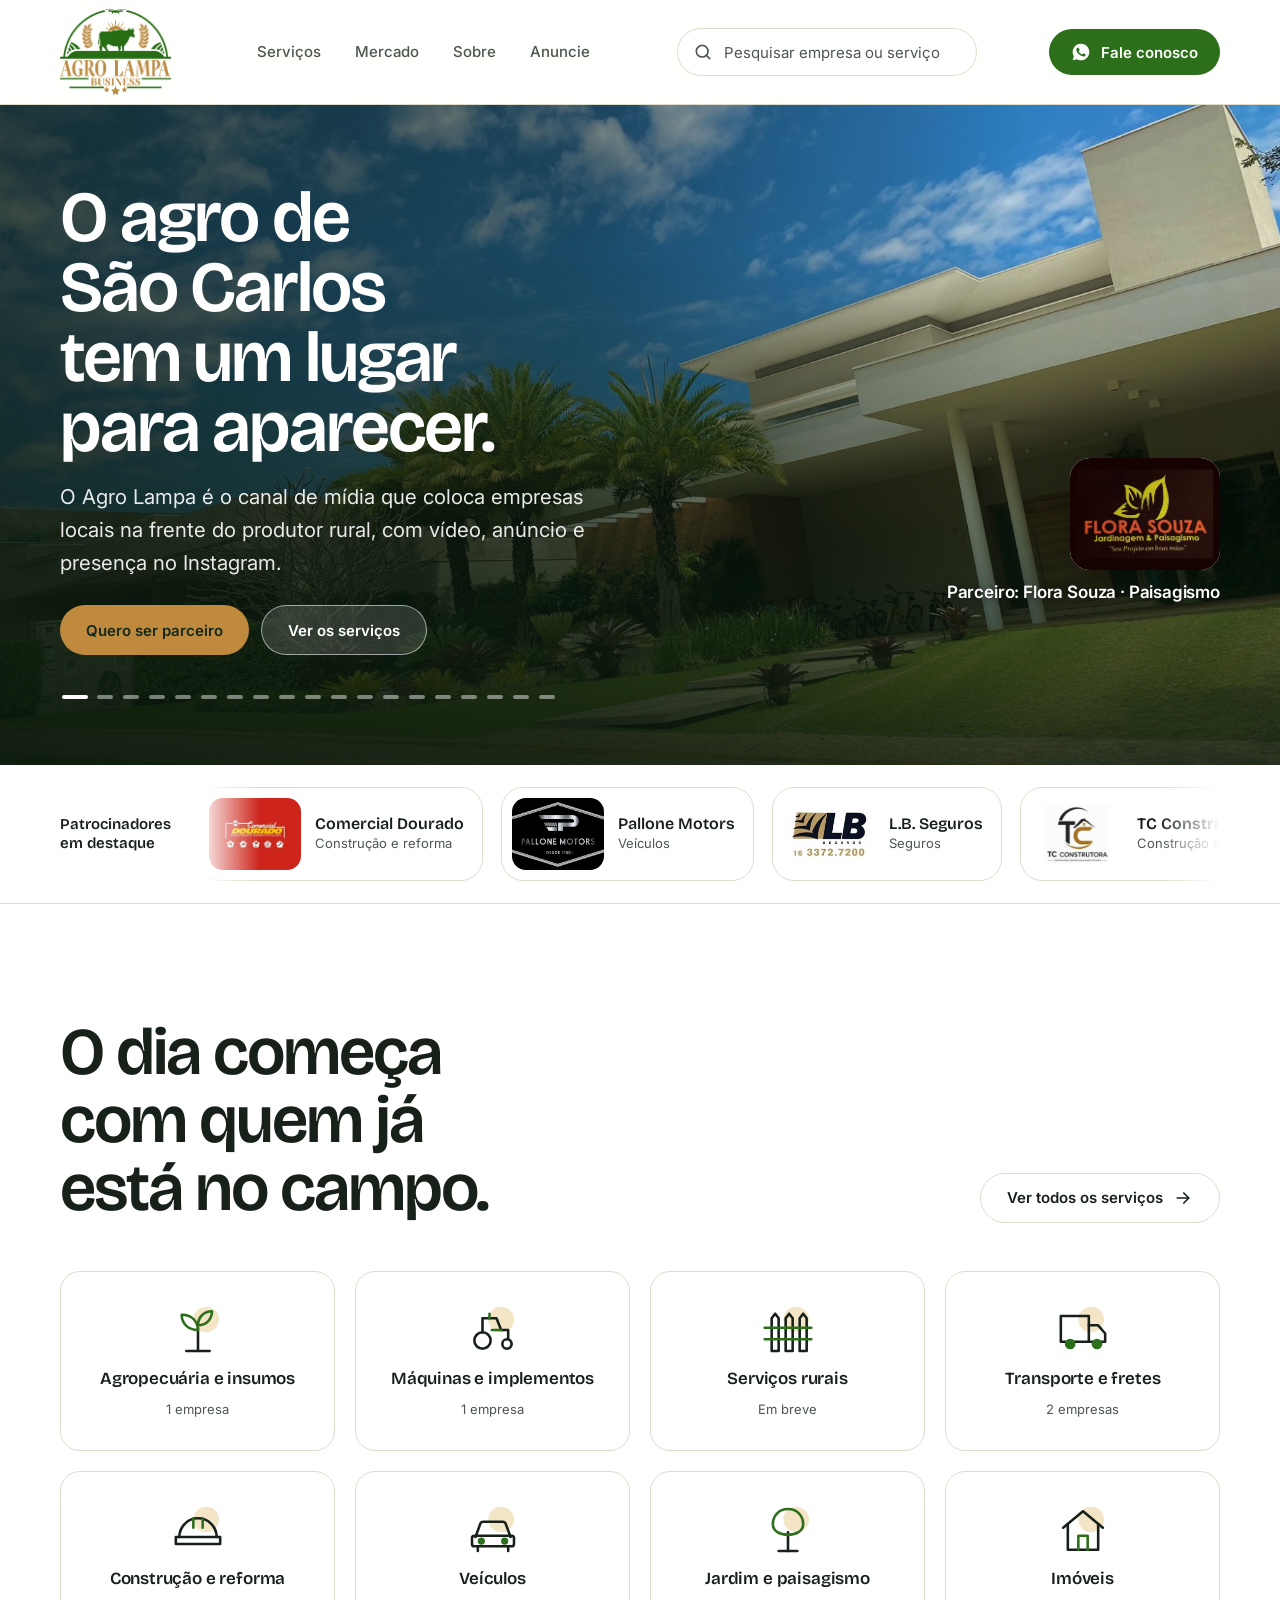
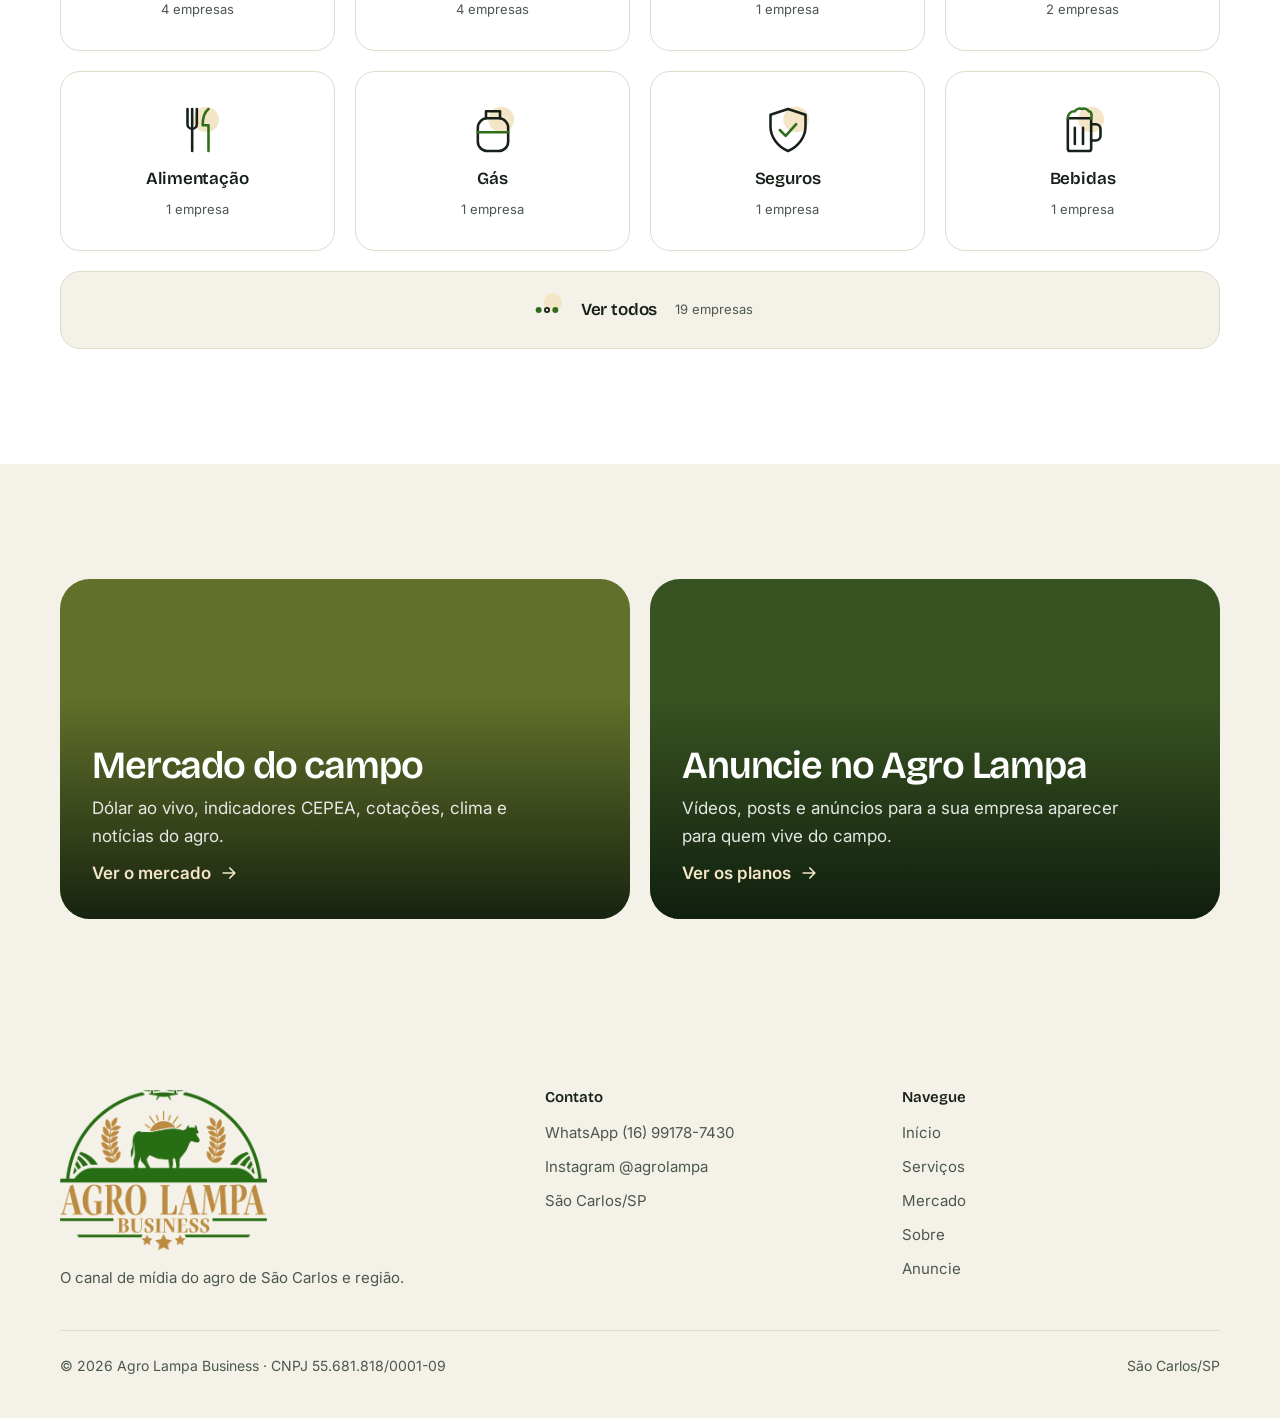
<file: index.html>
<!doctype html>
<html lang="pt-BR">
<head>
<meta charset="utf-8">
<meta name="viewport" content="width=device-width, initial-scale=1">
<title>Agro Lampa Business — O canal de mídia do agro de São Carlos</title>
<meta name="description" content="O Agro Lampa divulga empresas de São Carlos e região com vídeo, anúncio e presença no @agrolampa. Encontre serviços por categoria e fale direto pelo WhatsApp.">
<meta property="og:title" content="Agro Lampa Business — O canal de mídia do agro de São Carlos">
<meta property="og:description" content="O Agro Lampa divulga empresas de São Carlos e região com vídeo, anúncio e presença no @agrolampa. Encontre serviços por categoria e fale direto pelo WhatsApp.">
<meta property="og:url" content="https://www.agrolampa.com.br/">
<meta property="og:type" content="website">
<meta property="og:image" content="https://www.agrolampa.com.br/img/logo.png">
<meta name="theme-color" content="#ffffff">
<link rel="canonical" href="https://www.agrolampa.com.br/">
<link rel="icon" type="image/png" href="img/logo.png">
<link rel="preconnect" href="https://fonts.googleapis.com">
<link rel="preconnect" href="https://fonts.gstatic.com" crossorigin>
<link href="https://fonts.googleapis.com/css2?family=Bricolage+Grotesque:opsz,wght@12..96,400;12..96,500;12..96,600;12..96,700&family=Inter:wght@400;500;600&display=swap" rel="stylesheet">
<link rel="stylesheet" href="sites-incriveis.css">
<link rel="stylesheet" href="estilo.css">
<script src="sites-incriveis.js" defer></script>
</head>
<body>
<svg width="0" height="0" style="position:absolute" aria-hidden="true">
  <symbol id="i-zap" viewBox="0 0 24 24"><path fill="currentColor" d="M12 2a10 10 0 0 0-8.6 15.1L2 22l5-1.3A10 10 0 1 0 12 2Zm5.3 14.1c-.2.6-1.3 1.2-1.8 1.2-.5.1-1 .1-3.3-.8-2.8-1.1-4.5-3.9-4.7-4.1-.1-.2-1.1-1.5-1.1-2.9s.7-2.1 1-2.4c.3-.3.6-.3.8-.3h.6c.2 0 .4 0 .6.5l.8 2c.1.2.1.4 0 .5l-.4.6-.4.4c-.1.2-.3.3-.1.6.2.3.8 1.3 1.6 2.1 1.1 1 2 1.3 2.3 1.4.3.1.5.1.6-.1l.8-1c.2-.3.4-.2.6-.1l1.9.9c.3.1.5.2.5.3.1.2.1.7-.2 1.2Z"/></symbol>
  <symbol id="i-insta" viewBox="0 0 24 24"><g fill="none" stroke="currentColor" stroke-width="1.8"><rect x="3" y="3" width="18" height="18" rx="5"/><circle cx="12" cy="12" r="4"/><circle cx="17.5" cy="6.5" r=".9" fill="currentColor" stroke="none"/></g></symbol>
  <symbol id="i-tel" viewBox="0 0 24 24"><path fill="none" stroke="currentColor" stroke-width="1.8" stroke-linejoin="round" d="M5 4h4l2 5-2.5 1.5a11 11 0 0 0 5 5L15 13l5 2v4a2 2 0 0 1-2 2A16 16 0 0 1 3 6a2 2 0 0 1 2-2Z"/></symbol>
  <symbol id="i-mail" viewBox="0 0 24 24"><g fill="none" stroke="currentColor" stroke-width="1.8"><rect x="3" y="5" width="18" height="14" rx="3"/><path d="m4 7 8 6 8-6"/></g></symbol>
  <symbol id="i-seta" viewBox="0 0 24 24"><path fill="none" stroke="currentColor" stroke-width="2" stroke-linecap="round" stroke-linejoin="round" d="M5 12h14M13 6l6 6-6 6"/></symbol>
  <symbol id="i-x" viewBox="0 0 24 24"><path fill="none" stroke="currentColor" stroke-width="2" stroke-linecap="round" d="M6 6l12 12M18 6 6 18"/></symbol>
  <symbol id="i-ok" viewBox="0 0 24 24"><path fill="none" stroke="currentColor" stroke-width="2.2" stroke-linecap="round" stroke-linejoin="round" d="m5 12 5 5L20 7"/></symbol>
</svg>

<header class="topo">
  <div class="wrap">
    <a class="marca" href="index.html" aria-label="Agro Lampa Business — início"><img src="img/logo.png" alt="Agro Lampa Business" width="162" height="112"></a>
    <nav aria-label="Principal">
      <ul class="menu">
        <li><a href="servicos.html">Serviços</a></li>
        <li><a href="mercado.html">Mercado</a></li>
        <li><a href="sobre.html">Sobre</a></li>
        <li><a href="sobre.html#anuncie">Anuncie</a></li>
      </ul>
    </nav>
    <a class="btn btn-folha" href="https://wa.me/5516991787430?text=Ol%C3%A1!%20Vim%20pelo%20site%20do%20Agro%20Lampa." target="_blank" rel="noopener"><svg class="icone"><use href="#i-zap"/></svg>Fale conosco</a>
  </div>
</header>

<main id="inicio">
<!-- 1 · ABERTURA (troque as fotos pelas dos parceiros: uma .slide por foto) -->
<section class="abertura" aria-roledescription="carrossel">
  <div class="slide ativo" data-legenda="Parceiro: Flora Souza · Paisagismo" data-parceiro="flora"><img src="img/parceiros/flora-2.jpg" alt="Jardim de casa projetado pela Flora Souza" onerror="this.remove()"></div>
  <div class="wrap">
    <h1 data-fx="palavras">O agro de São Carlos tem um lugar para aparecer.</h1>
    <p data-fx="subir" data-fx-atraso="450">O Agro Lampa é o canal de mídia que coloca empresas locais na frente do produtor rural, com vídeo, anúncio e presença no Instagram.</p>
    <div class="acoes" data-fx="subir" data-fx-atraso="650">
      <a class="btn btn-ouro" href="https://wa.me/5516991787430?text=Ol%C3%A1!%20Quero%20ser%20parceiro%20do%20Agro%20Lampa." target="_blank" rel="noopener">Quero ser parceiro</a>
      <a class="btn btn-claro" href="servicos.html">Ver os serviços</a>
    </div>
    <div class="abertura-rodape"><div class="pontos" id="pontos"></div><a class="legenda" id="slide-legenda" aria-live="polite"><span class="leg-logo" id="slide-logo" hidden></span><span id="slide-texto">Parceiro: Flora Souza · Paisagismo</span></a></div>
  </div>
</section>

<!-- 2 · PATROCINADORES -->
<section class="faixa-patro" aria-label="Patrocinadores">
  <div class="wrap">
    <p class="faixa-rotulo">Patrocinadores em destaque</p>
    <div class="faixa-janela"><div class="faixa-trilha" id="faixa-trilha"></div></div>
  </div>
</section>

<!-- 3 · CATEGORIAS -->
<section class="categorias" id="categorias">
  <div class="wrap">
    <div class="categorias-topo">
      <h2 data-fx="subir">O dia começa com quem já está no campo.</h2>
      <a class="btn btn-linha" href="servicos.html">Ver todos os serviços<svg class="icone"><use href="#i-seta"/></svg></a>
    </div>
    <div class="grade-categorias" id="grade-categorias"></div>
  </div>
</section>

<!-- 4 · CHAMADAS -->
<section class="chamadas">
  <div class="wrap chamadas-grade">
    <a class="chamada" href="mercado.html" style="--tom:#6b7a2e" data-fx="subir">
      <img src="https://images.unsplash.com/photo-1574323347407-f5e1ad6d020b?fm=jpg&q=80&w=1400&auto=format&fit=crop" alt="" loading="lazy" onerror="this.remove()">
      <div><h3>Mercado do campo</h3><p>Dólar ao vivo, indicadores CEPEA, cotações, clima e notícias do agro.</p><span class="ir">Ver o mercado<svg class="icone"><use href="#i-seta"/></svg></span></div>
    </a>
    <a class="chamada" href="sobre.html#anuncie" style="--tom:#3d5a24" data-fx="subir" data-fx-atraso="120">
      <img src="https://images.unsplash.com/photo-1492691527719-9d1e07e534b4?fm=jpg&q=80&w=1400&auto=format&fit=crop" alt="" loading="lazy" onerror="this.remove()">
      <div><h3>Anuncie no Agro Lampa</h3><p>Vídeos, posts e anúncios para a sua empresa aparecer para quem vive do campo.</p><span class="ir">Ver os planos<svg class="icone"><use href="#i-seta"/></svg></span></div>
    </a>
  </div>
</section>
</main>

<footer class="rodape">
  <div class="wrap">
    <div>
      <img src="img/logo.png" alt="Agro Lampa Business" width="174" height="120">
      <p>O canal de mídia do agro de São Carlos e região.</p>
    </div>
    <div>
      <h4>Contato</h4>
      <ul>
        <li><a href="https://wa.me/5516991787430" target="_blank" rel="noopener">WhatsApp (16) 99178-7430</a></li>
        <li><a href="https://instagram.com/agrolampa" target="_blank" rel="noopener">Instagram @agrolampa</a></li>
        <li>São Carlos/SP</li>
      </ul>
    </div>
    <div>
      <h4>Navegue</h4>
      <ul>
        <li><a href="index.html">Início</a></li>
        <li><a href="servicos.html">Serviços</a></li>
        <li><a href="mercado.html">Mercado</a></li>
        <li><a href="sobre.html">Sobre</a></li>
        <li><a href="sobre.html#anuncie">Anuncie</a></li>
      </ul>
    </div>
    <div class="base">
      <span>© 2026 Agro Lampa Business · CNPJ 55.681.818/0001-09</span>
      <span>São Carlos/SP</span>
    </div>
  </div>
</footer>

<a class="zap-fixo" href="https://wa.me/5516991787430?text=Ol%C3%A1!%20Vim%20pelo%20site%20do%20Agro%20Lampa." target="_blank" rel="noopener" aria-label="Falar no WhatsApp"><svg><use href="#i-zap"/></svg></a>
<script src="parceiros.js"></script>
<script src="site.js"></script>
</body>
</html>
</file>
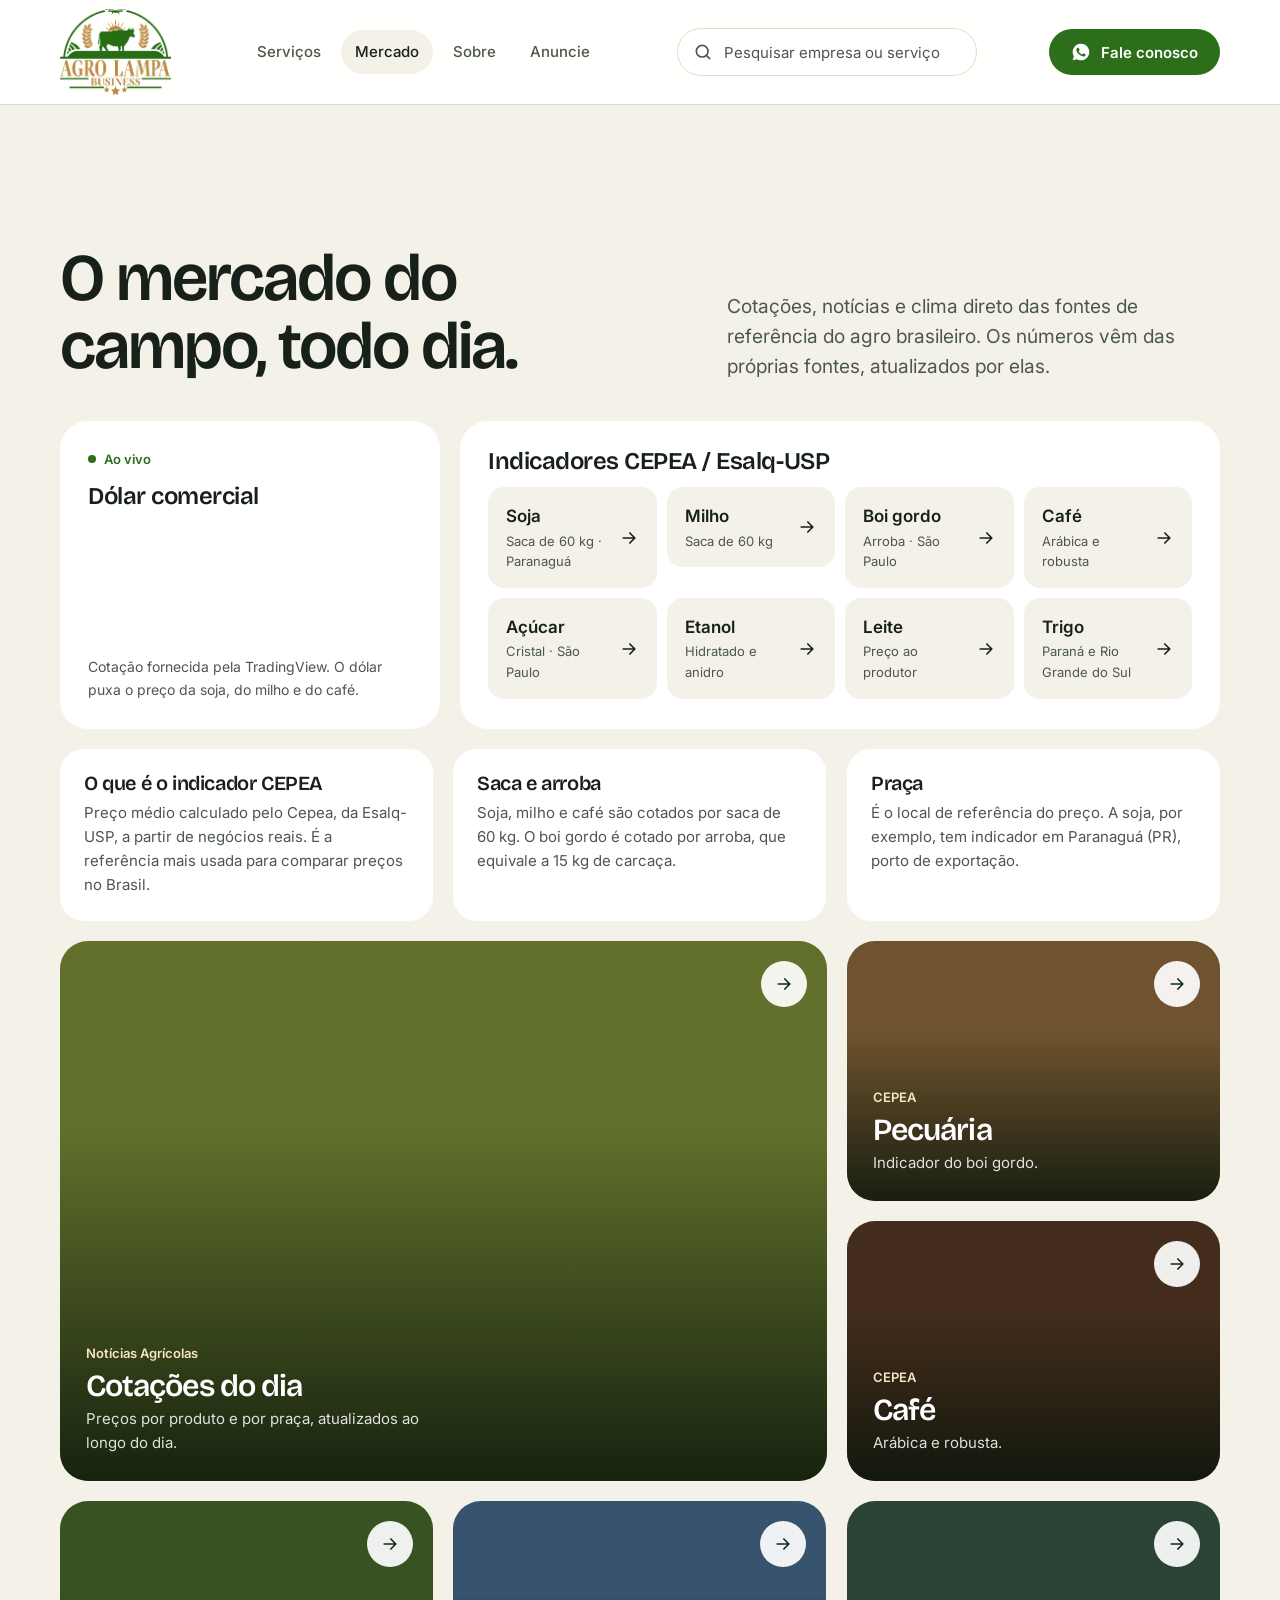
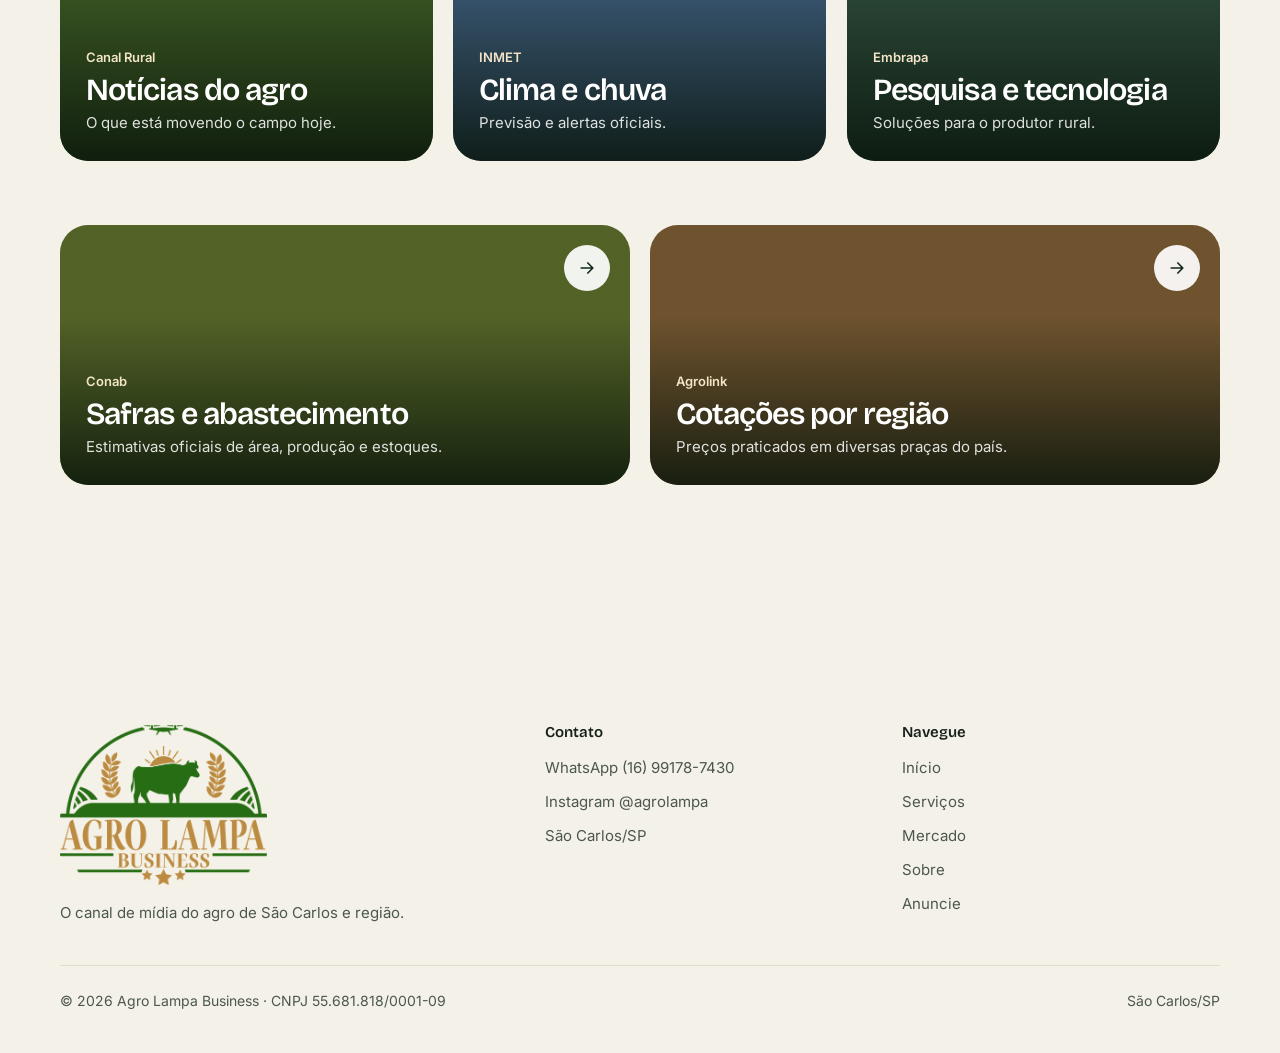
<file: mercado.html>
<!doctype html>
<html lang="pt-BR">
<head>
<meta charset="utf-8">
<meta name="viewport" content="width=device-width, initial-scale=1">
<title>Mercado — Agro Lampa Business</title>
<meta name="description" content="Dólar ao vivo, indicadores CEPEA de soja, milho, boi gordo, café e mais, cotações por região, clima e notícias do agro.">
<meta property="og:title" content="Mercado — Agro Lampa Business">
<meta property="og:description" content="Dólar ao vivo, indicadores CEPEA de soja, milho, boi gordo, café e mais, cotações por região, clima e notícias do agro.">
<meta property="og:url" content="https://www.agrolampa.com.br/mercado">
<meta property="og:type" content="website">
<meta property="og:image" content="https://www.agrolampa.com.br/img/logo.png">
<meta name="theme-color" content="#ffffff">
<link rel="canonical" href="https://www.agrolampa.com.br/mercado">
<link rel="icon" type="image/png" href="img/logo.png">
<link rel="preconnect" href="https://fonts.googleapis.com">
<link rel="preconnect" href="https://fonts.gstatic.com" crossorigin>
<link href="https://fonts.googleapis.com/css2?family=Bricolage+Grotesque:opsz,wght@12..96,400;12..96,500;12..96,600;12..96,700&family=Inter:wght@400;500;600&display=swap" rel="stylesheet">
<link rel="stylesheet" href="sites-incriveis.css">
<link rel="stylesheet" href="estilo.css">
<script src="sites-incriveis.js" defer></script>
</head>
<body>
<svg width="0" height="0" style="position:absolute" aria-hidden="true">
  <symbol id="i-zap" viewBox="0 0 24 24"><path fill="currentColor" d="M12 2a10 10 0 0 0-8.6 15.1L2 22l5-1.3A10 10 0 1 0 12 2Zm5.3 14.1c-.2.6-1.3 1.2-1.8 1.2-.5.1-1 .1-3.3-.8-2.8-1.1-4.5-3.9-4.7-4.1-.1-.2-1.1-1.5-1.1-2.9s.7-2.1 1-2.4c.3-.3.6-.3.8-.3h.6c.2 0 .4 0 .6.5l.8 2c.1.2.1.4 0 .5l-.4.6-.4.4c-.1.2-.3.3-.1.6.2.3.8 1.3 1.6 2.1 1.1 1 2 1.3 2.3 1.4.3.1.5.1.6-.1l.8-1c.2-.3.4-.2.6-.1l1.9.9c.3.1.5.2.5.3.1.2.1.7-.2 1.2Z"/></symbol>
  <symbol id="i-insta" viewBox="0 0 24 24"><g fill="none" stroke="currentColor" stroke-width="1.8"><rect x="3" y="3" width="18" height="18" rx="5"/><circle cx="12" cy="12" r="4"/><circle cx="17.5" cy="6.5" r=".9" fill="currentColor" stroke="none"/></g></symbol>
  <symbol id="i-tel" viewBox="0 0 24 24"><path fill="none" stroke="currentColor" stroke-width="1.8" stroke-linejoin="round" d="M5 4h4l2 5-2.5 1.5a11 11 0 0 0 5 5L15 13l5 2v4a2 2 0 0 1-2 2A16 16 0 0 1 3 6a2 2 0 0 1 2-2Z"/></symbol>
  <symbol id="i-mail" viewBox="0 0 24 24"><g fill="none" stroke="currentColor" stroke-width="1.8"><rect x="3" y="5" width="18" height="14" rx="3"/><path d="m4 7 8 6 8-6"/></g></symbol>
  <symbol id="i-seta" viewBox="0 0 24 24"><path fill="none" stroke="currentColor" stroke-width="2" stroke-linecap="round" stroke-linejoin="round" d="M5 12h14M13 6l6 6-6 6"/></symbol>
  <symbol id="i-x" viewBox="0 0 24 24"><path fill="none" stroke="currentColor" stroke-width="2" stroke-linecap="round" d="M6 6l12 12M18 6 6 18"/></symbol>
  <symbol id="i-ok" viewBox="0 0 24 24"><path fill="none" stroke="currentColor" stroke-width="2.2" stroke-linecap="round" stroke-linejoin="round" d="m5 12 5 5L20 7"/></symbol>
</svg>

<header class="topo">
  <div class="wrap">
    <a class="marca" href="index.html" aria-label="Agro Lampa Business — início"><img src="img/logo.png" alt="Agro Lampa Business" width="162" height="112"></a>
    <nav aria-label="Principal">
      <ul class="menu">
        <li><a href="servicos.html">Serviços</a></li>
        <li><a href="mercado.html" aria-current="page">Mercado</a></li>
        <li><a href="sobre.html">Sobre</a></li>
        <li><a href="sobre.html#anuncie">Anuncie</a></li>
      </ul>
    </nav>
    <a class="btn btn-folha" href="https://wa.me/5516991787430?text=Ol%C3%A1!%20Vim%20pelo%20site%20do%20Agro%20Lampa." target="_blank" rel="noopener"><svg class="icone"><use href="#i-zap"/></svg>Fale conosco</a>
  </div>
</header>

<main>
<!-- MERCADO -->
<section class="mercado" id="mercado">
  <div class="wrap">
    <div class="mercado-topo">
      <h2 data-fx="subir">O mercado do campo, todo dia.</h2>
      <p class="lead" data-fx="subir" data-fx-atraso="120">Cotações, notícias e clima direto das fontes de referência do agro brasileiro. Os números vêm das próprias fontes, atualizados por elas.</p>
    </div>

    <div class="ao-vivo">
      <div class="painel" data-fx="crescer">
        <span class="pulso">Ao vivo</span>
        <h3>Dólar comercial</h3>
        <div class="tv tradingview-widget-container">
          <div class="tradingview-widget-container__widget"></div>
          <script type="text/javascript" src="https://s3.tradingview.com/external-embedding/embed-widget-single-quote.js" async>
          {"symbol":"FX_IDC:USDBRL","width":"100%","isTransparent":true,"colorTheme":"light","locale":"br"}
          </script>
        </div>
        <p class="nota">Cotação fornecida pela TradingView. O dólar puxa o preço da soja, do milho e do café.</p>
      </div>
      <div class="painel" data-fx="crescer" data-fx-atraso="120">
        <h3>Indicadores CEPEA / Esalq-USP</h3>
        <div id="cepea-widget"><!-- Colar aqui o código do widget oficial: cepea.org.br/br/widget.aspx --></div>
        <ul class="indicadores">
          <li><a href="https://www.cepea.org.br/br/indicador/soja.aspx" target="_blank" rel="noopener"><span>Soja<small>Saca de 60 kg · Paranaguá</small></span><svg class="icone"><use href="#i-seta"/></svg></a></li>
          <li><a href="https://www.cepea.org.br/br/indicador/milho.aspx" target="_blank" rel="noopener"><span>Milho<small>Saca de 60 kg</small></span><svg class="icone"><use href="#i-seta"/></svg></a></li>
          <li><a href="https://www.cepea.org.br/br/indicador/boi-gordo.aspx" target="_blank" rel="noopener"><span>Boi gordo<small>Arroba · São Paulo</small></span><svg class="icone"><use href="#i-seta"/></svg></a></li>
          <li><a href="https://www.cepea.org.br/br/indicador/cafe.aspx" target="_blank" rel="noopener"><span>Café<small>Arábica e robusta</small></span><svg class="icone"><use href="#i-seta"/></svg></a></li>
          <li><a href="https://www.cepea.org.br/br/indicador/acucar.aspx" target="_blank" rel="noopener"><span>Açúcar<small>Cristal · São Paulo</small></span><svg class="icone"><use href="#i-seta"/></svg></a></li>
          <li><a href="https://www.cepea.org.br/br/indicador/etanol.aspx" target="_blank" rel="noopener"><span>Etanol<small>Hidratado e anidro</small></span><svg class="icone"><use href="#i-seta"/></svg></a></li>
          <li><a href="https://www.cepea.org.br/br/indicador/leite.aspx" target="_blank" rel="noopener"><span>Leite<small>Preço ao produtor</small></span><svg class="icone"><use href="#i-seta"/></svg></a></li>
          <li><a href="https://www.cepea.org.br/br/indicador/trigo.aspx" target="_blank" rel="noopener"><span>Trigo<small>Paraná e Rio Grande do Sul</small></span><svg class="icone"><use href="#i-seta"/></svg></a></li>
        </ul>
      </div>
    </div>

    <div class="guia">
      <div data-fx="subir"><h3>O que é o indicador CEPEA</h3><p>Preço médio calculado pelo Cepea, da Esalq-USP, a partir de negócios reais. É a referência mais usada para comparar preços no Brasil.</p></div>
      <div data-fx="subir" data-fx-atraso="100"><h3>Saca e arroba</h3><p>Soja, milho e café são cotados por saca de 60 kg. O boi gordo é cotado por arroba, que equivale a 15 kg de carcaça.</p></div>
      <div data-fx="subir" data-fx-atraso="200"><h3>Praça</h3><p>É o local de referência do preço. A soja, por exemplo, tem indicador em Paranaguá (PR), porto de exportação.</p></div>
    </div>

    <div class="bento">
      <a class="tema largo alto" data-fx="subir" href="https://www.noticiasagricolas.com.br/cotacoes/" target="_blank" rel="noopener" style="--tom:#6b7a2e">
        <img src="https://images.unsplash.com/photo-1574323347407-f5e1ad6d020b?fm=jpg&q=80&w=1800&auto=format&fit=crop" alt="" loading="lazy" onerror="this.remove()">
        <span class="seta"><svg class="icone"><use href="#i-seta"/></svg></span>
        <div class="tema-txt"><span class="tema-fonte">Notícias Agrícolas</span><h3>Cotações do dia</h3><p>Preços por produto e por praça, atualizados ao longo do dia.</p></div>
      </a>
      <a class="tema" data-fx="subir" data-fx-atraso="100" href="https://www.cepea.org.br/br/indicador/boi-gordo.aspx" target="_blank" rel="noopener" style="--tom:#7a5a32">
        <img src="https://images.unsplash.com/photo-1570042225831-d98fa7577f1e?fm=jpg&q=80&w=1000&auto=format&fit=crop" alt="" loading="lazy" onerror="this.remove()">
        <span class="seta"><svg class="icone"><use href="#i-seta"/></svg></span>
        <div class="tema-txt"><span class="tema-fonte">CEPEA</span><h3>Pecuária</h3><p>Indicador do boi gordo.</p></div>
      </a>
      <a class="tema" data-fx="subir" data-fx-atraso="200" href="https://www.cepea.org.br/br/indicador/cafe.aspx" target="_blank" rel="noopener" style="--tom:#4a2f1d">
        <img src="https://images.unsplash.com/photo-1447933601403-0c6688de566e?fm=jpg&q=80&w=1000&auto=format&fit=crop" alt="" loading="lazy" onerror="this.remove()">
        <span class="seta"><svg class="icone"><use href="#i-seta"/></svg></span>
        <div class="tema-txt"><span class="tema-fonte">CEPEA</span><h3>Café</h3><p>Arábica e robusta.</p></div>
      </a>
      <a class="tema" data-fx="subir" href="https://www.canalrural.com.br/" target="_blank" rel="noopener" style="--tom:#3d5a24">
        <img src="https://images.unsplash.com/photo-1592982537447-7440770cbfc9?fm=jpg&q=80&w=1000&auto=format&fit=crop" alt="" loading="lazy" onerror="this.remove()">
        <span class="seta"><svg class="icone"><use href="#i-seta"/></svg></span>
        <div class="tema-txt"><span class="tema-fonte">Canal Rural</span><h3>Notícias do agro</h3><p>O que está movendo o campo hoje.</p></div>
      </a>
      <a class="tema" data-fx="subir" data-fx-atraso="100" href="https://portal.inmet.gov.br/" target="_blank" rel="noopener" style="--tom:#3c5a78">
        <img src="https://images.unsplash.com/photo-1504608524841-42fe6f032b4b?fm=jpg&q=80&w=1000&auto=format&fit=crop" alt="" loading="lazy" onerror="this.remove()">
        <span class="seta"><svg class="icone"><use href="#i-seta"/></svg></span>
        <div class="tema-txt"><span class="tema-fonte">INMET</span><h3>Clima e chuva</h3><p>Previsão e alertas oficiais.</p></div>
      </a>
      <a class="tema" data-fx="subir" data-fx-atraso="200" href="https://www.embrapa.br/" target="_blank" rel="noopener" style="--tom:#2d4a3a">
        <img src="https://images.unsplash.com/photo-1551754655-cd27e38d2076?fm=jpg&q=80&w=1000&auto=format&fit=crop" alt="" loading="lazy" onerror="this.remove()">
        <span class="seta"><svg class="icone"><use href="#i-seta"/></svg></span>
        <div class="tema-txt"><span class="tema-fonte">Embrapa</span><h3>Pesquisa e tecnologia</h3><p>Soluções para o produtor rural.</p></div>
      </a>
      <a class="tema meio" data-fx="subir" href="https://www.conab.gov.br/info-agro/safras" target="_blank" rel="noopener" style="--tom:#5b6b2a">
        <img src="https://images.unsplash.com/photo-1500937386664-56d1dfef3854?fm=jpg&q=80&w=1200&auto=format&fit=crop" alt="" loading="lazy" onerror="this.remove()">
        <span class="seta"><svg class="icone"><use href="#i-seta"/></svg></span>
        <div class="tema-txt"><span class="tema-fonte">Conab</span><h3>Safras e abastecimento</h3><p>Estimativas oficiais de área, produção e estoques.</p></div>
      </a>
      <a class="tema meio" data-fx="subir" data-fx-atraso="100" href="https://www.agrolink.com.br/cotacoes/" target="_blank" rel="noopener" style="--tom:#7a5a32">
        <img src="https://images.unsplash.com/photo-1530267981375-f0de937f5f13?fm=jpg&q=80&w=1200&auto=format&fit=crop" alt="" loading="lazy" onerror="this.remove()">
        <span class="seta"><svg class="icone"><use href="#i-seta"/></svg></span>
        <div class="tema-txt"><span class="tema-fonte">Agrolink</span><h3>Cotações por região</h3><p>Preços praticados em diversas praças do país.</p></div>
      </a>
    </div>
  </div>
</section>


</main>

<footer class="rodape">
  <div class="wrap">
    <div>
      <img src="img/logo.png" alt="Agro Lampa Business" width="174" height="120">
      <p>O canal de mídia do agro de São Carlos e região.</p>
    </div>
    <div>
      <h4>Contato</h4>
      <ul>
        <li><a href="https://wa.me/5516991787430" target="_blank" rel="noopener">WhatsApp (16) 99178-7430</a></li>
        <li><a href="https://instagram.com/agrolampa" target="_blank" rel="noopener">Instagram @agrolampa</a></li>
        <li>São Carlos/SP</li>
      </ul>
    </div>
    <div>
      <h4>Navegue</h4>
      <ul>
        <li><a href="index.html">Início</a></li>
        <li><a href="servicos.html">Serviços</a></li>
        <li><a href="mercado.html">Mercado</a></li>
        <li><a href="sobre.html">Sobre</a></li>
        <li><a href="sobre.html#anuncie">Anuncie</a></li>
      </ul>
    </div>
    <div class="base">
      <span>© 2026 Agro Lampa Business · CNPJ 55.681.818/0001-09</span>
      <span>São Carlos/SP</span>
    </div>
  </div>
</footer>

<a class="zap-fixo" href="https://wa.me/5516991787430?text=Ol%C3%A1!%20Vim%20pelo%20site%20do%20Agro%20Lampa." target="_blank" rel="noopener" aria-label="Falar no WhatsApp"><svg><use href="#i-zap"/></svg></a>
<script src="parceiros.js"></script>
<script src="site.js"></script>
</body>
</html>
</file>
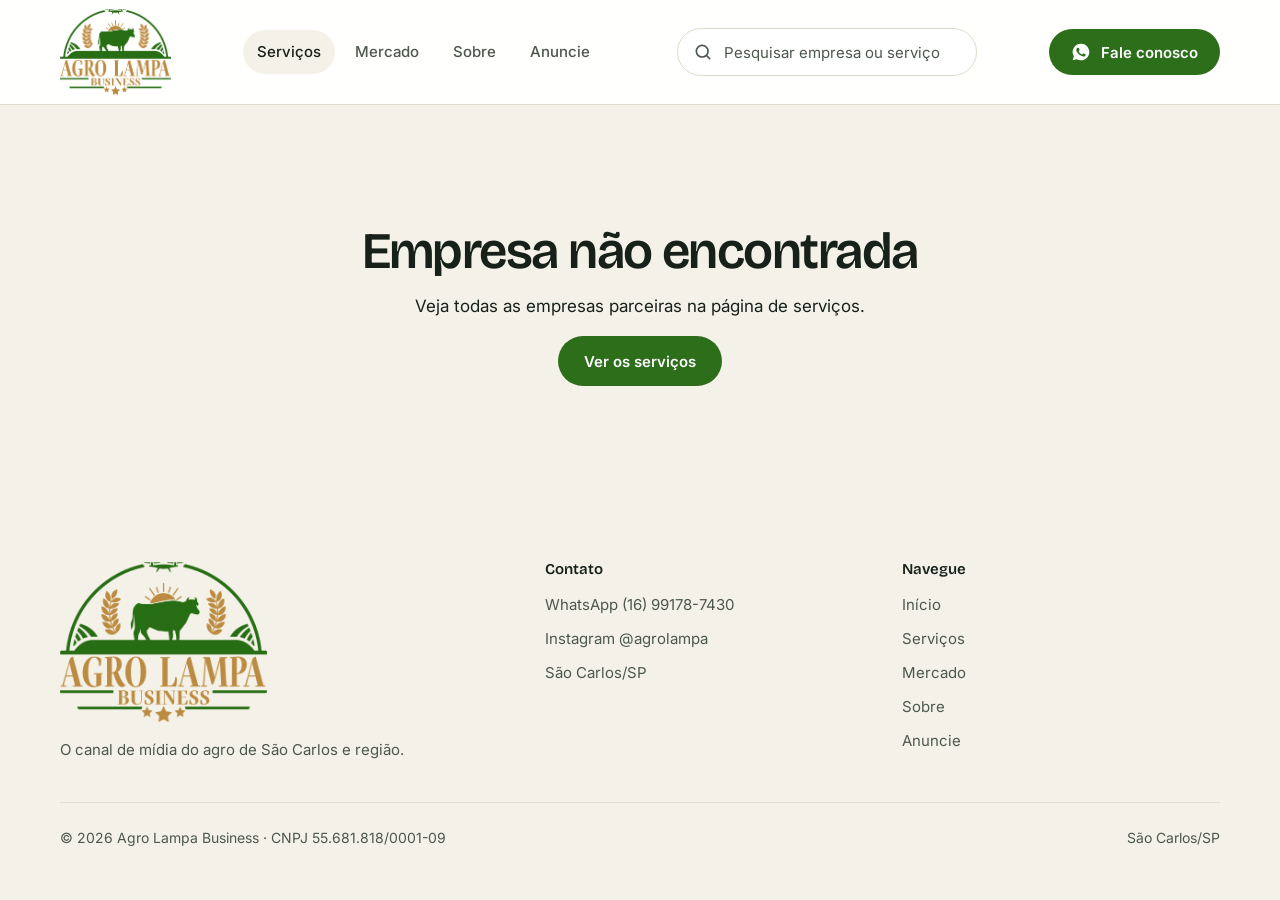
<file: parceiro.html>
<!doctype html>
<html lang="pt-BR">
<head>
<meta charset="utf-8">
<meta name="viewport" content="width=device-width, initial-scale=1">
<title>Parceiro — Agro Lampa Business</title>
<meta name="description" content="Conheça os serviços, o endereço e o contato das empresas parceiras do Agro Lampa em São Carlos.">
<meta property="og:title" content="Mercado — Agro Lampa Business">
<meta property="og:description" content="Conheça os serviços, o endereço e o contato das empresas parceiras do Agro Lampa em São Carlos.">
<meta property="og:url" content="https://www.agrolampa.com.br/parceiro">
<meta property="og:type" content="website">
<meta property="og:image" content="https://www.agrolampa.com.br/img/logo.png">
<meta name="theme-color" content="#ffffff">
<link rel="canonical" href="https://www.agrolampa.com.br/parceiro">
<link rel="icon" type="image/png" href="img/logo.png">
<link rel="preconnect" href="https://fonts.googleapis.com">
<link rel="preconnect" href="https://fonts.gstatic.com" crossorigin>
<link href="https://fonts.googleapis.com/css2?family=Bricolage+Grotesque:opsz,wght@12..96,400;12..96,500;12..96,600;12..96,700&family=Inter:wght@400;500;600&display=swap" rel="stylesheet">
<link rel="stylesheet" href="sites-incriveis.css">
<link rel="stylesheet" href="estilo.css">
<script src="sites-incriveis.js" defer></script>
</head>
<body>
<svg width="0" height="0" style="position:absolute" aria-hidden="true">
  <symbol id="i-zap" viewBox="0 0 24 24"><path fill="currentColor" d="M12 2a10 10 0 0 0-8.6 15.1L2 22l5-1.3A10 10 0 1 0 12 2Zm5.3 14.1c-.2.6-1.3 1.2-1.8 1.2-.5.1-1 .1-3.3-.8-2.8-1.1-4.5-3.9-4.7-4.1-.1-.2-1.1-1.5-1.1-2.9s.7-2.1 1-2.4c.3-.3.6-.3.8-.3h.6c.2 0 .4 0 .6.5l.8 2c.1.2.1.4 0 .5l-.4.6-.4.4c-.1.2-.3.3-.1.6.2.3.8 1.3 1.6 2.1 1.1 1 2 1.3 2.3 1.4.3.1.5.1.6-.1l.8-1c.2-.3.4-.2.6-.1l1.9.9c.3.1.5.2.5.3.1.2.1.7-.2 1.2Z"/></symbol>
  <symbol id="i-insta" viewBox="0 0 24 24"><g fill="none" stroke="currentColor" stroke-width="1.8"><rect x="3" y="3" width="18" height="18" rx="5"/><circle cx="12" cy="12" r="4"/><circle cx="17.5" cy="6.5" r=".9" fill="currentColor" stroke="none"/></g></symbol>
  <symbol id="i-tel" viewBox="0 0 24 24"><path fill="none" stroke="currentColor" stroke-width="1.8" stroke-linejoin="round" d="M5 4h4l2 5-2.5 1.5a11 11 0 0 0 5 5L15 13l5 2v4a2 2 0 0 1-2 2A16 16 0 0 1 3 6a2 2 0 0 1 2-2Z"/></symbol>
  <symbol id="i-mail" viewBox="0 0 24 24"><g fill="none" stroke="currentColor" stroke-width="1.8"><rect x="3" y="5" width="18" height="14" rx="3"/><path d="m4 7 8 6 8-6"/></g></symbol>
  <symbol id="i-seta" viewBox="0 0 24 24"><path fill="none" stroke="currentColor" stroke-width="2" stroke-linecap="round" stroke-linejoin="round" d="M5 12h14M13 6l6 6-6 6"/></symbol>
  <symbol id="i-x" viewBox="0 0 24 24"><path fill="none" stroke="currentColor" stroke-width="2" stroke-linecap="round" d="M6 6l12 12M18 6 6 18"/></symbol>
  <symbol id="i-ok" viewBox="0 0 24 24"><path fill="none" stroke="currentColor" stroke-width="2.2" stroke-linecap="round" stroke-linejoin="round" d="m5 12 5 5L20 7"/></symbol>
</svg>

<header class="topo">
  <div class="wrap">
    <a class="marca" href="index.html" aria-label="Agro Lampa Business — início"><img src="img/logo.png" alt="Agro Lampa Business" width="162" height="112"></a>
    <nav aria-label="Principal">
      <ul class="menu">
        <li><a href="servicos.html" aria-current="page">Serviços</a></li>
        <li><a href="mercado.html">Mercado</a></li>
        <li><a href="sobre.html">Sobre</a></li>
        <li><a href="sobre.html#anuncie">Anuncie</a></li>
      </ul>
    </nav>
    <a class="btn btn-folha" href="https://wa.me/5516991787430?text=Ol%C3%A1!%20Vim%20pelo%20site%20do%20Agro%20Lampa." target="_blank" rel="noopener"><svg class="icone"><use href="#i-zap"/></svg>Fale conosco</a>
  </div>
</header>

<main id="pagina-parceiro">
  <div class="wrap" style="padding-block:120px;text-align:center">
    <h1 style="font-size:40px">Carregando…</h1>
  </div>
</main>
</main>

<footer class="rodape">
  <div class="wrap">
    <div>
      <img src="img/logo.png" alt="Agro Lampa Business" width="174" height="120">
      <p>O canal de mídia do agro de São Carlos e região.</p>
    </div>
    <div>
      <h4>Contato</h4>
      <ul>
        <li><a href="https://wa.me/5516991787430" target="_blank" rel="noopener">WhatsApp (16) 99178-7430</a></li>
        <li><a href="https://instagram.com/agrolampa" target="_blank" rel="noopener">Instagram @agrolampa</a></li>
        <li>São Carlos/SP</li>
      </ul>
    </div>
    <div>
      <h4>Navegue</h4>
      <ul>
        <li><a href="index.html">Início</a></li>
        <li><a href="servicos.html">Serviços</a></li>
        <li><a href="mercado.html">Mercado</a></li>
        <li><a href="sobre.html">Sobre</a></li>
        <li><a href="sobre.html#anuncie">Anuncie</a></li>
      </ul>
    </div>
    <div class="base">
      <span>© 2026 Agro Lampa Business · CNPJ 55.681.818/0001-09</span>
      <span>São Carlos/SP</span>
    </div>
  </div>
</footer>

<a class="zap-fixo" href="https://wa.me/5516991787430?text=Ol%C3%A1!%20Vim%20pelo%20site%20do%20Agro%20Lampa." target="_blank" rel="noopener" aria-label="Falar no WhatsApp"><svg><use href="#i-zap"/></svg></a>
<script src="parceiros.js"></script>
<script src="site.js"></script>
</body>
</html>
</file>
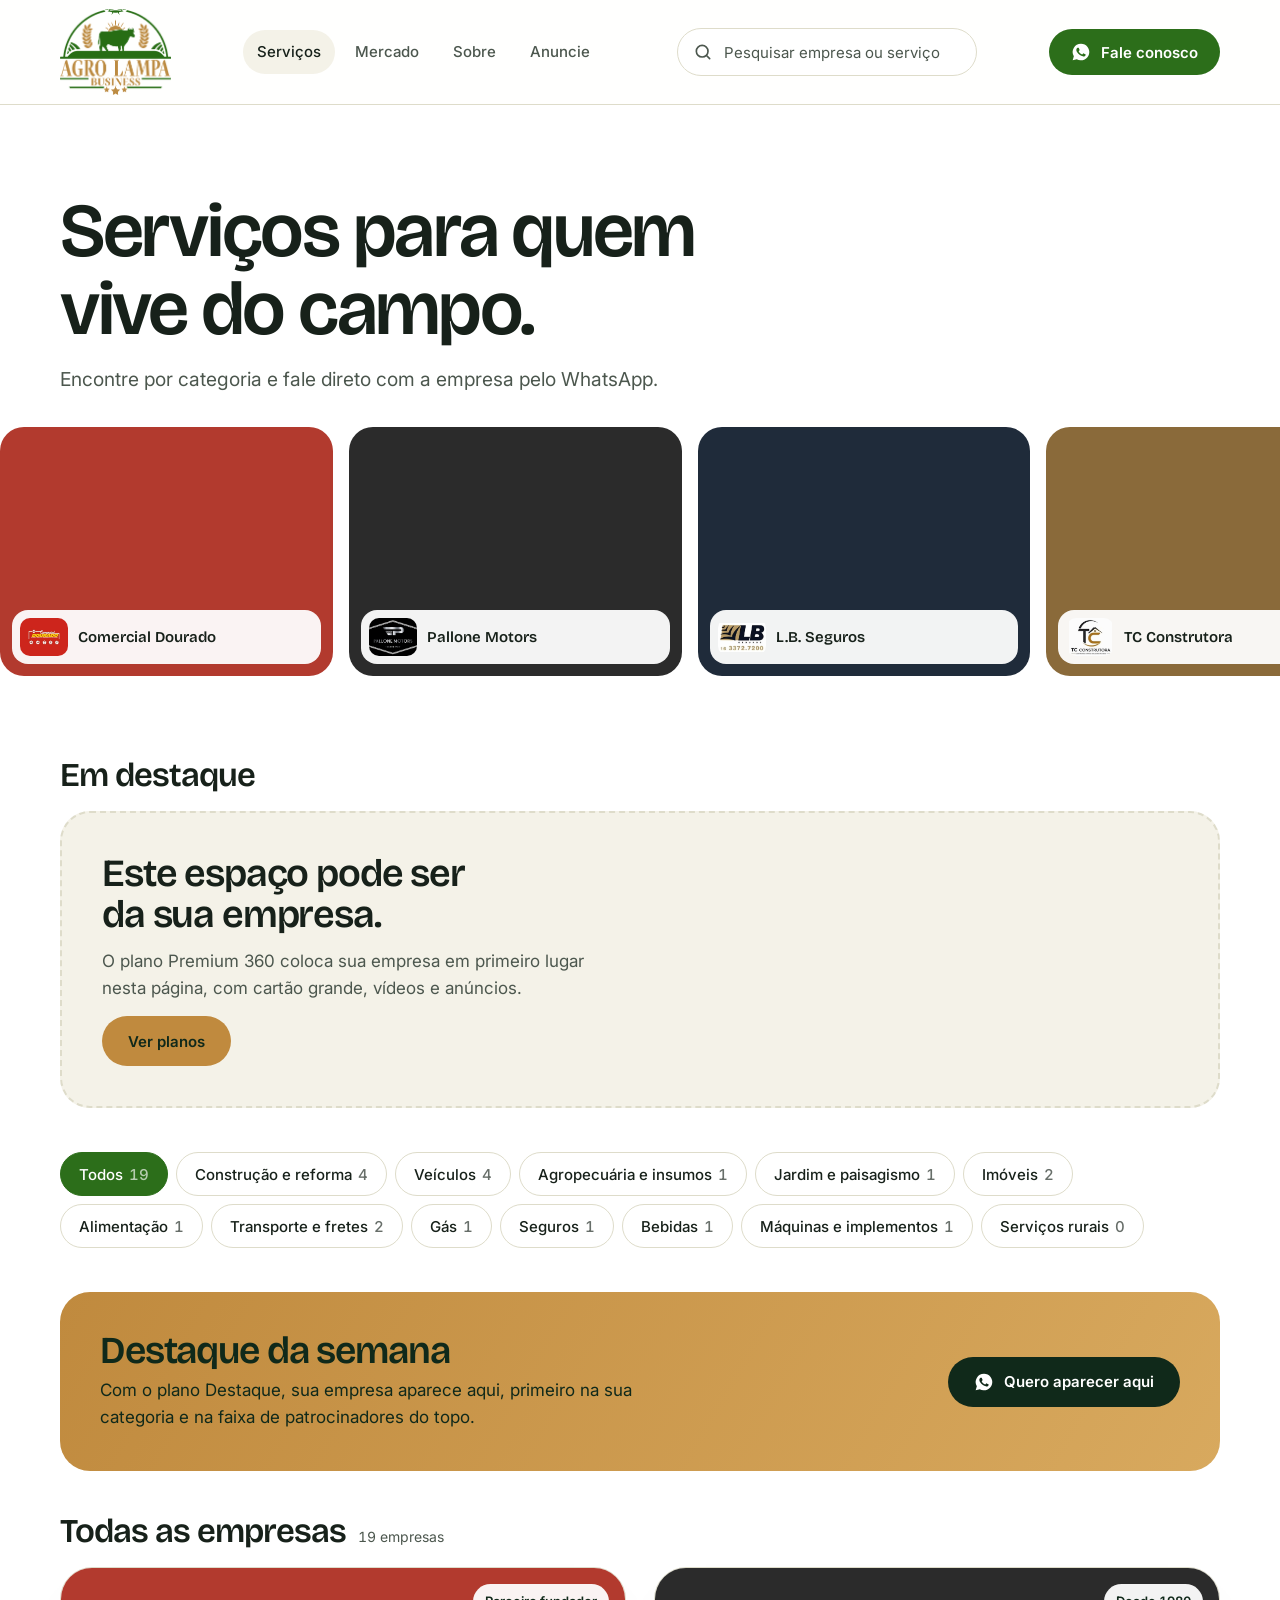
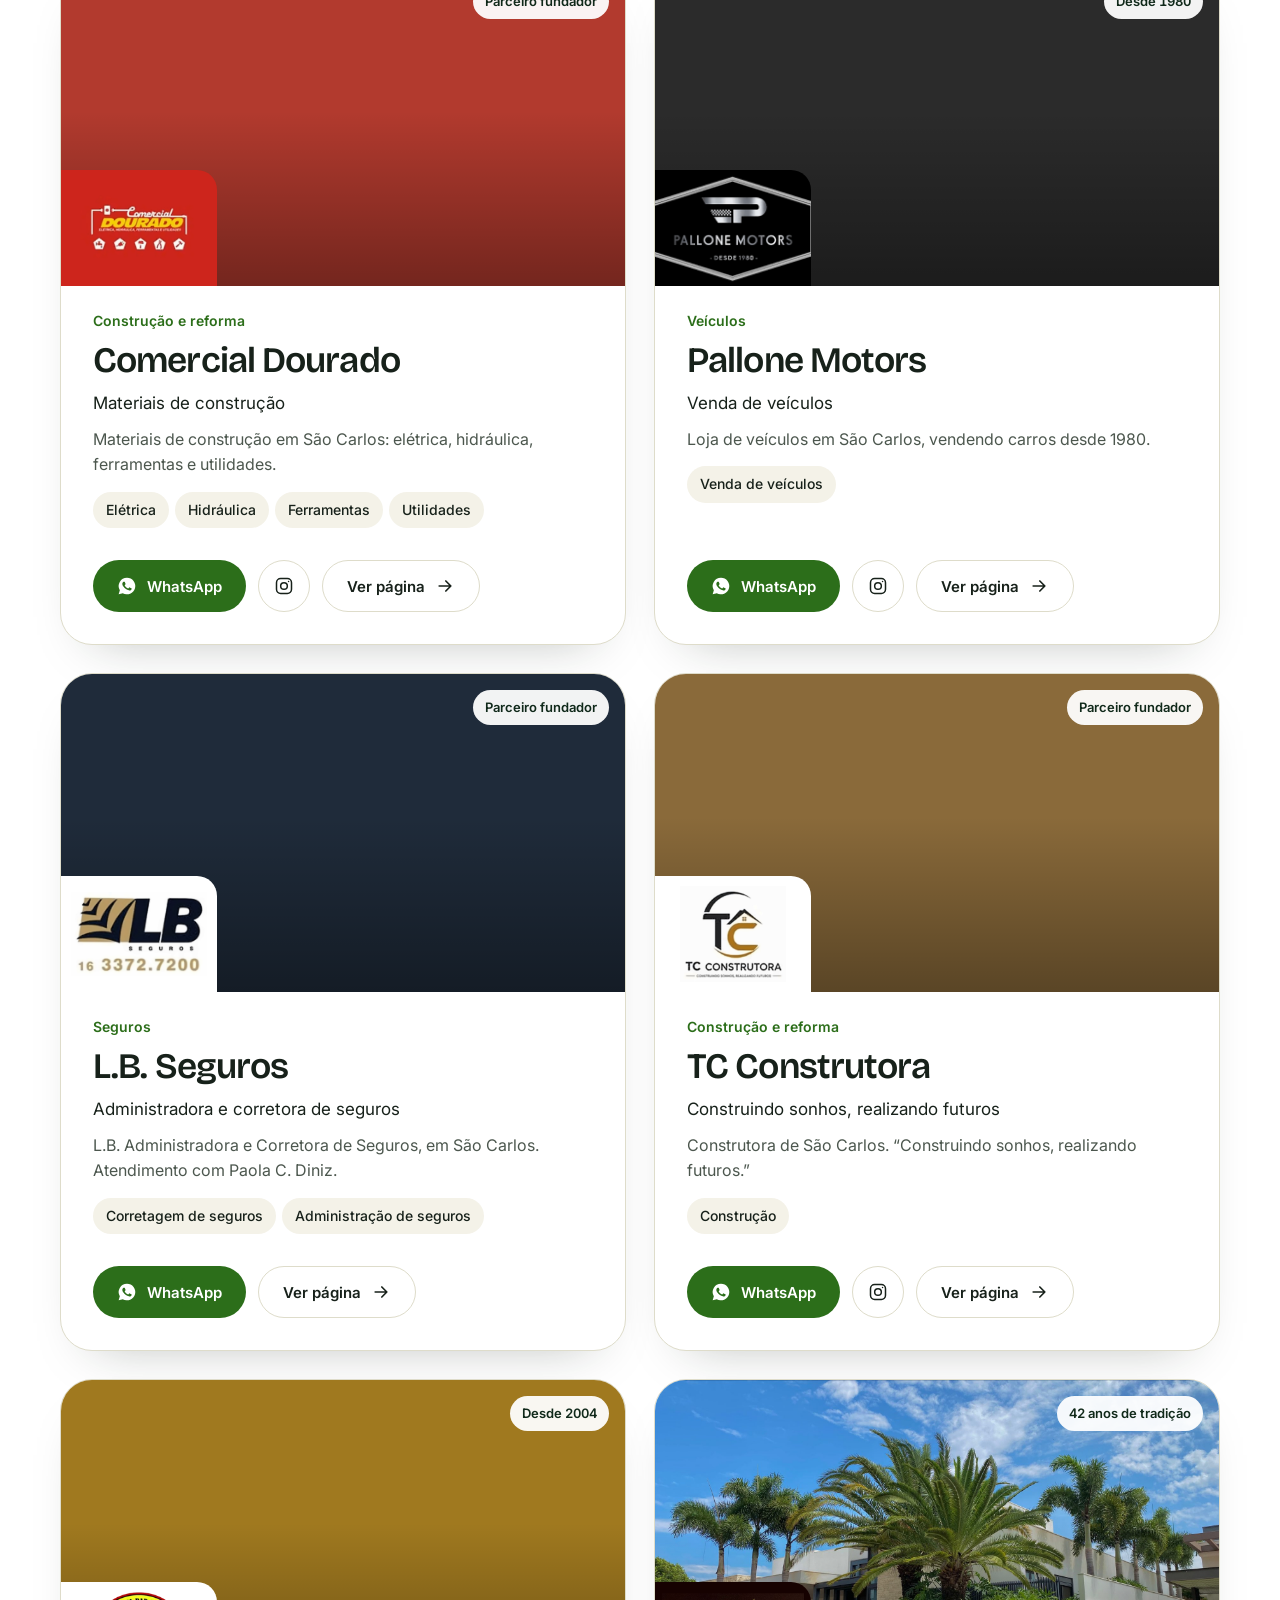
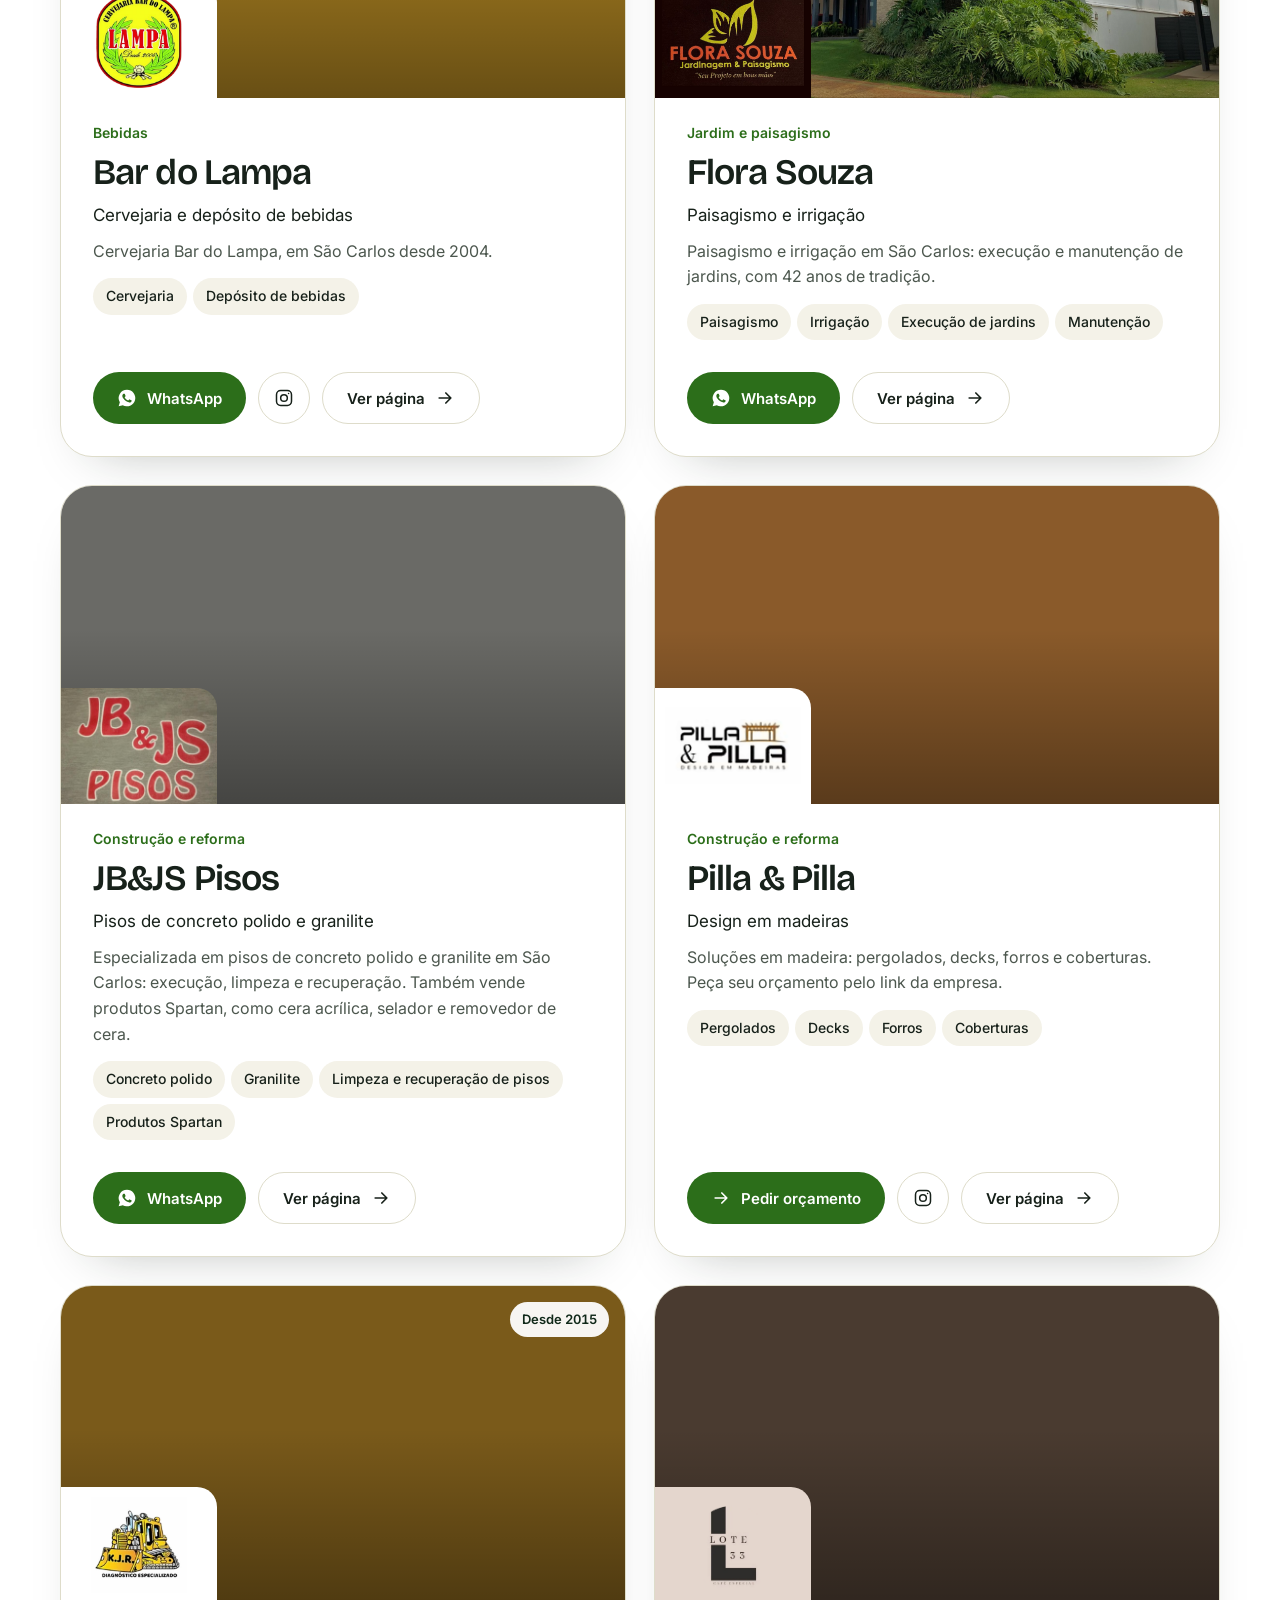
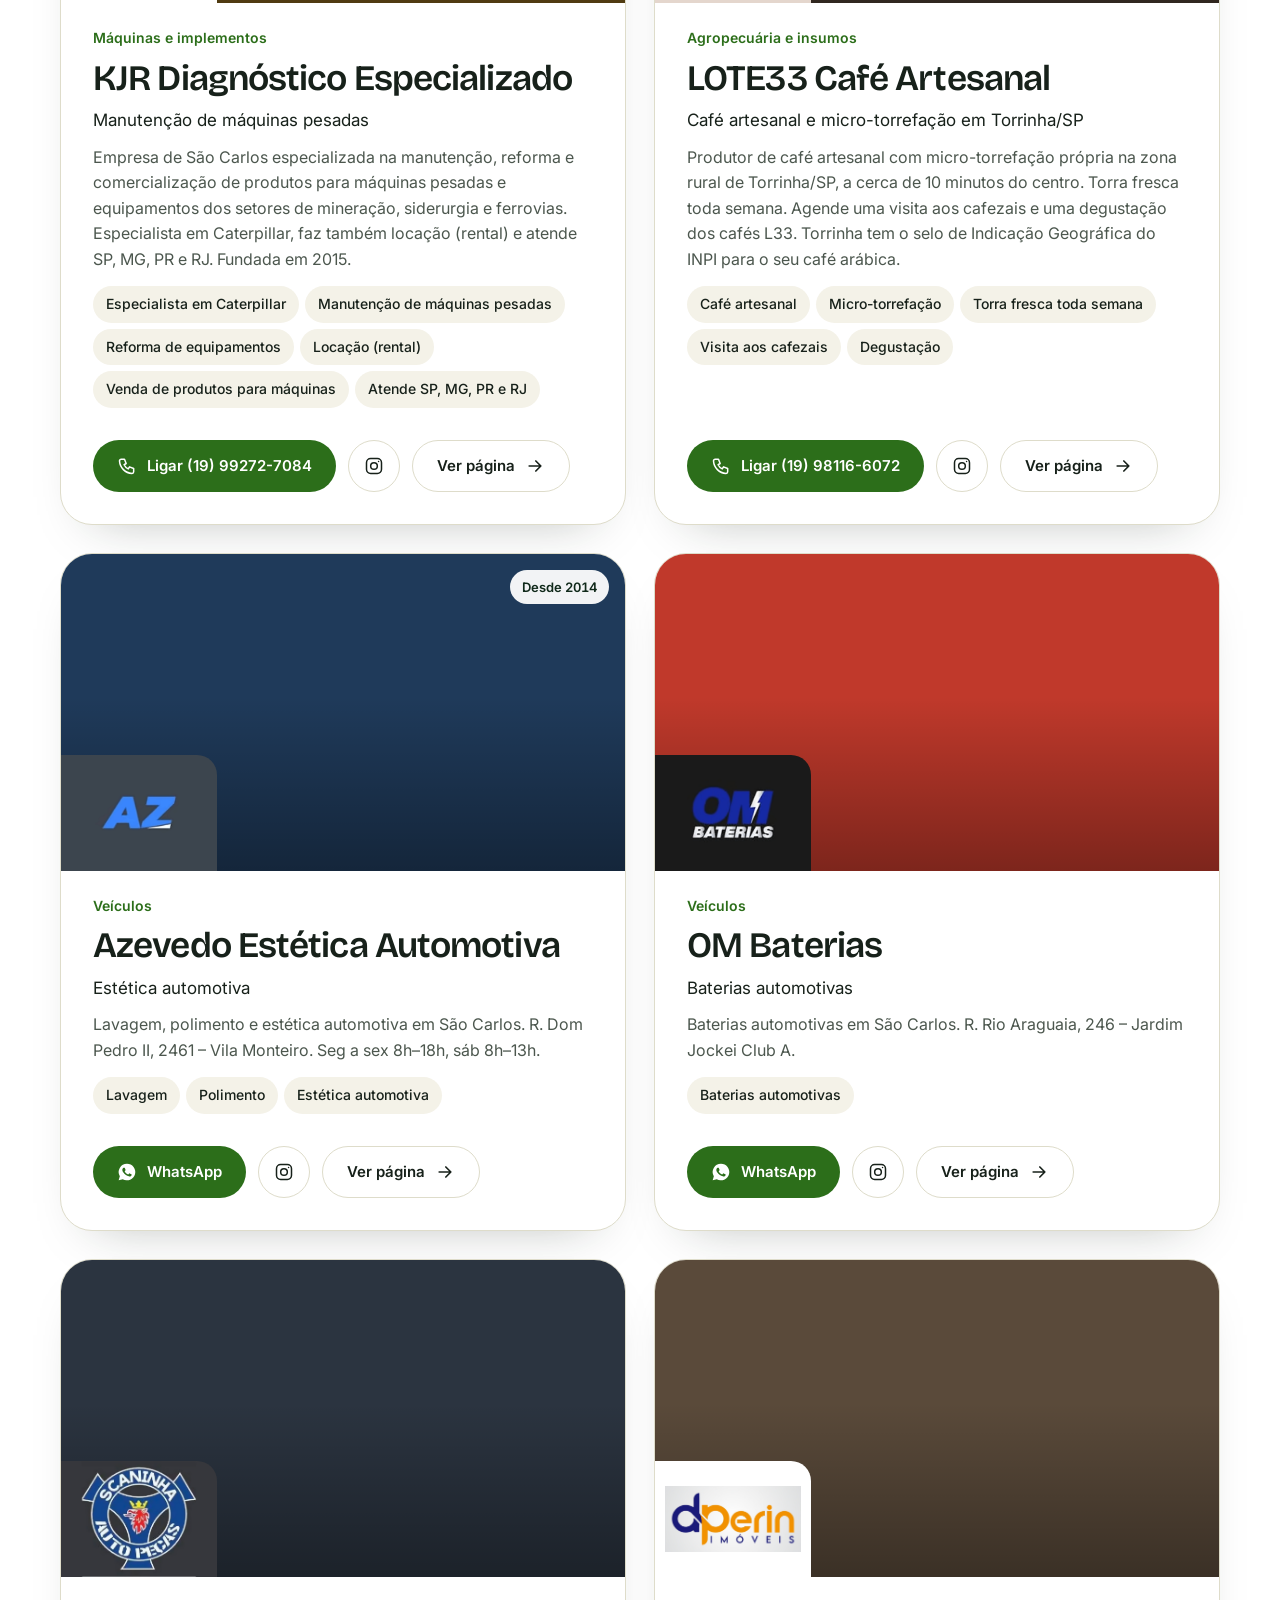
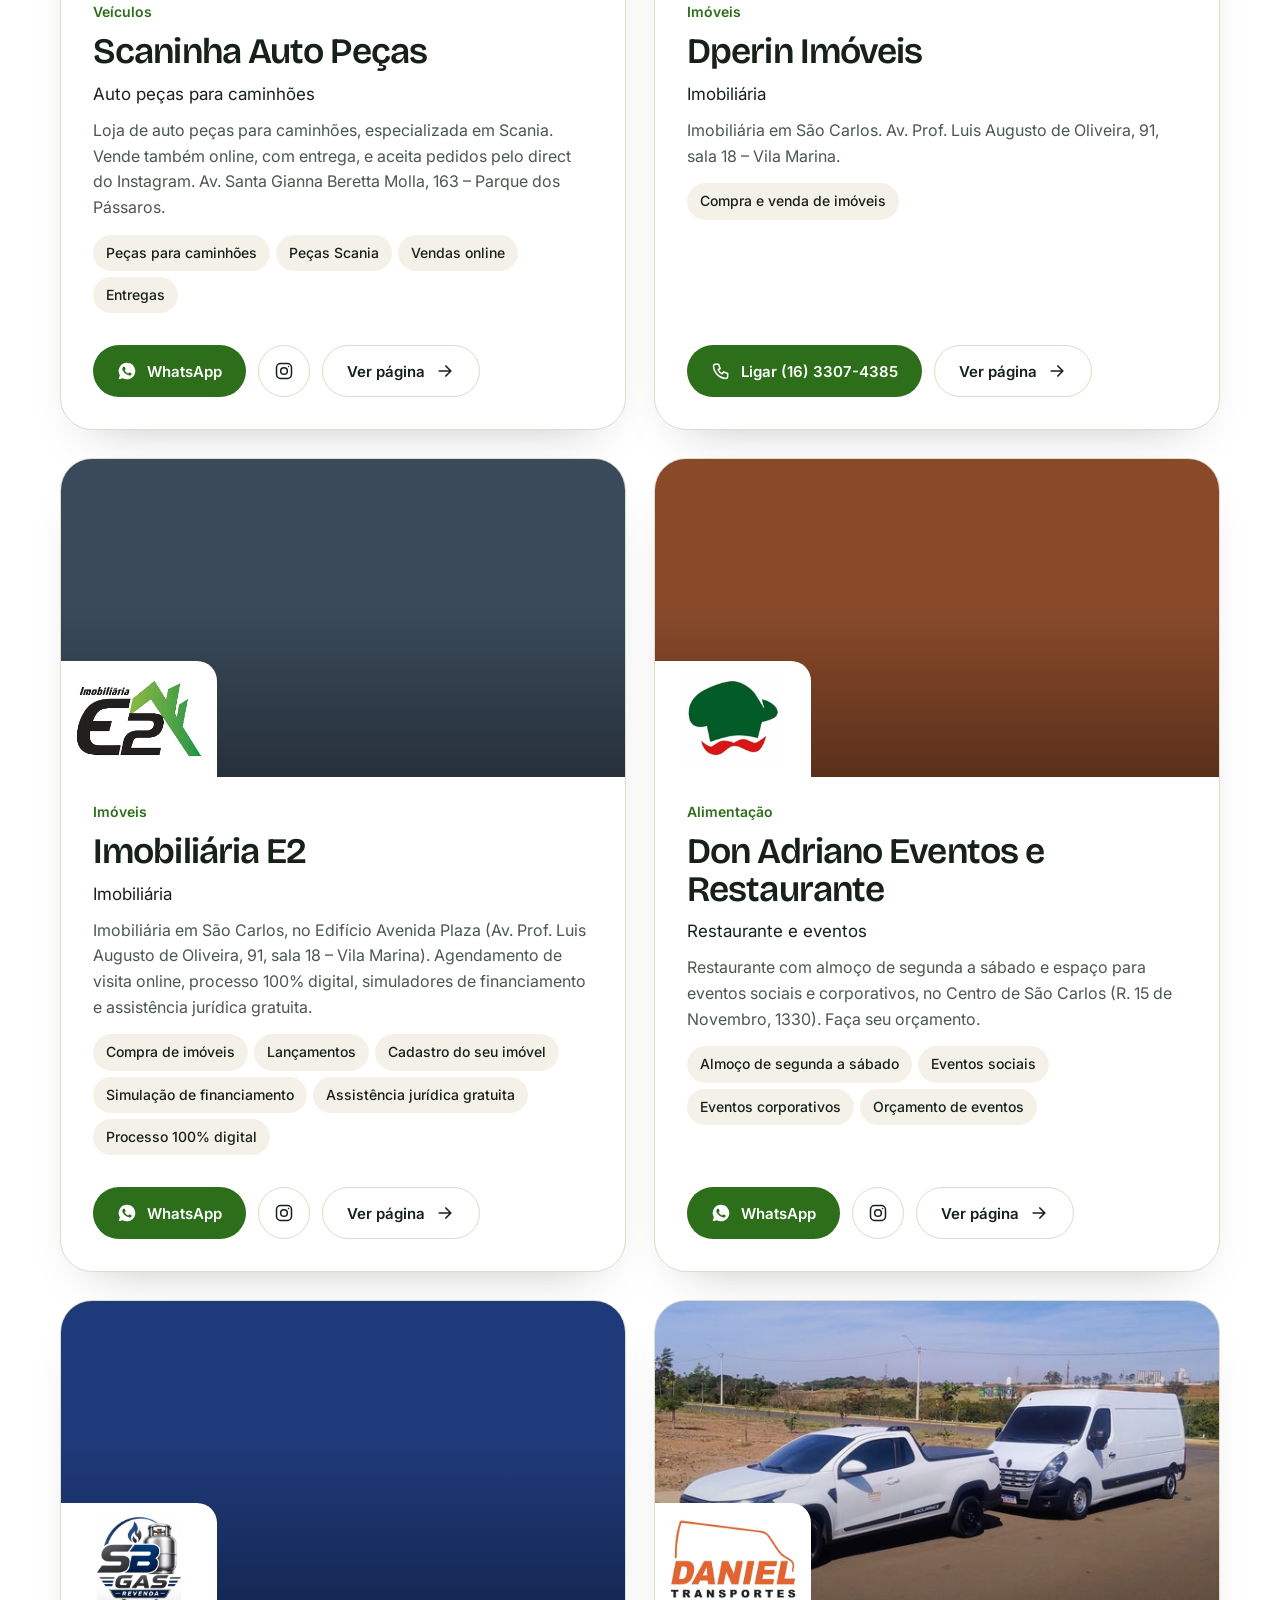
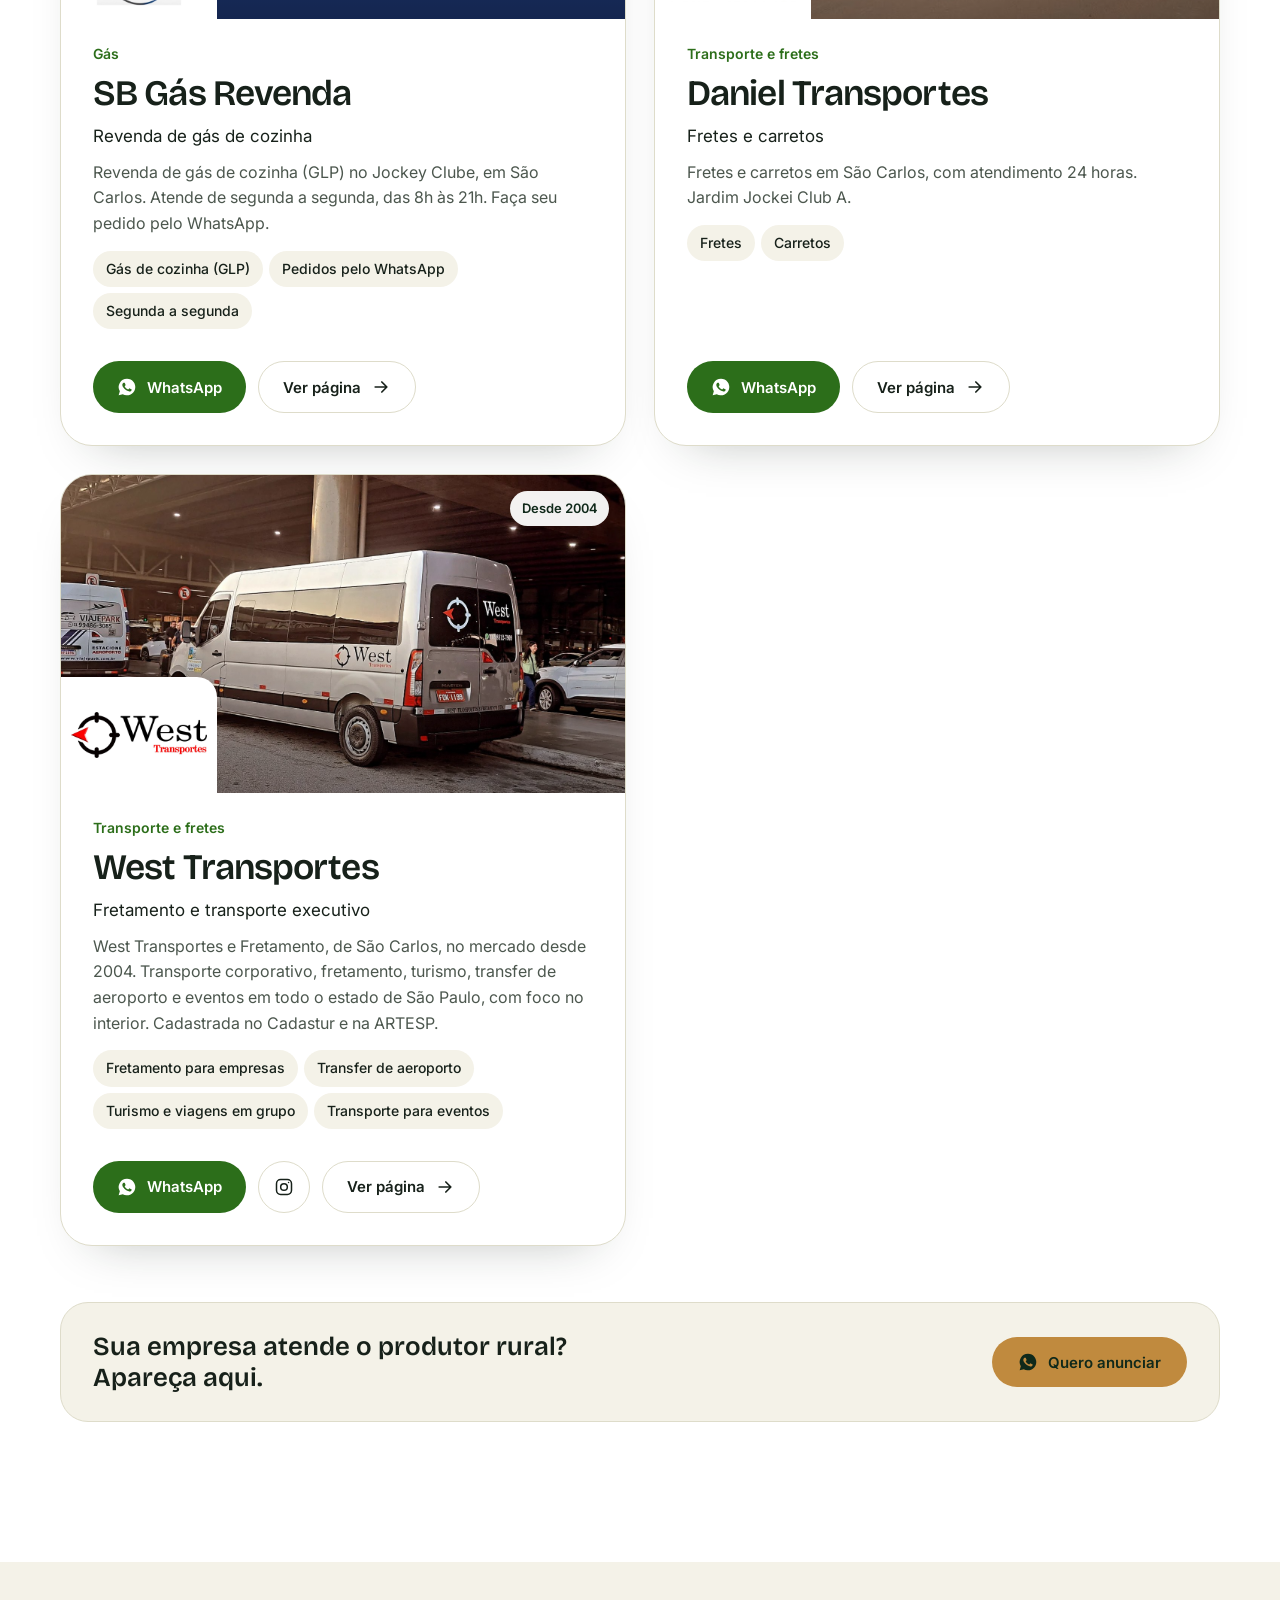
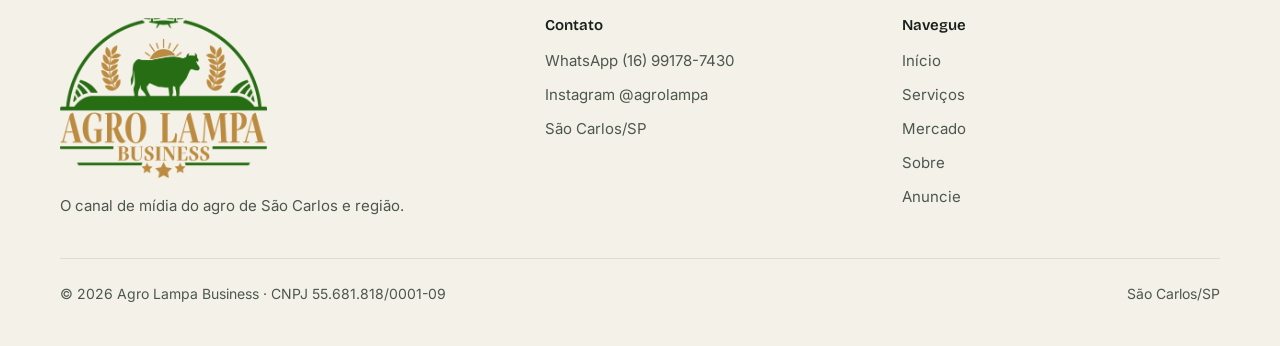
<file: servicos.html>
<!doctype html>
<html lang="pt-BR">
<head>
<meta charset="utf-8">
<meta name="viewport" content="width=device-width, initial-scale=1">
<title>Serviços — Agro Lampa Business</title>
<meta name="description" content="Empresas de São Carlos que atendem o produtor rural, por categoria: construção, veículos, seguros, bebidas e mais. Fale direto pelo WhatsApp.">
<meta property="og:title" content="Serviços — Agro Lampa Business">
<meta property="og:description" content="Empresas de São Carlos que atendem o produtor rural, por categoria: construção, veículos, seguros, bebidas e mais. Fale direto pelo WhatsApp.">
<meta property="og:url" content="https://www.agrolampa.com.br/servicos">
<meta property="og:type" content="website">
<meta property="og:image" content="https://www.agrolampa.com.br/img/logo.png">
<meta name="theme-color" content="#ffffff">
<link rel="canonical" href="https://www.agrolampa.com.br/servicos">
<link rel="icon" type="image/png" href="img/logo.png">
<link rel="preconnect" href="https://fonts.googleapis.com">
<link rel="preconnect" href="https://fonts.gstatic.com" crossorigin>
<link href="https://fonts.googleapis.com/css2?family=Bricolage+Grotesque:opsz,wght@12..96,400;12..96,500;12..96,600;12..96,700&family=Inter:wght@400;500;600&display=swap" rel="stylesheet">
<link rel="stylesheet" href="sites-incriveis.css">
<link rel="stylesheet" href="estilo.css">
<script src="sites-incriveis.js" defer></script>
</head>
<body>
<svg width="0" height="0" style="position:absolute" aria-hidden="true">
  <symbol id="i-zap" viewBox="0 0 24 24"><path fill="currentColor" d="M12 2a10 10 0 0 0-8.6 15.1L2 22l5-1.3A10 10 0 1 0 12 2Zm5.3 14.1c-.2.6-1.3 1.2-1.8 1.2-.5.1-1 .1-3.3-.8-2.8-1.1-4.5-3.9-4.7-4.1-.1-.2-1.1-1.5-1.1-2.9s.7-2.1 1-2.4c.3-.3.6-.3.8-.3h.6c.2 0 .4 0 .6.5l.8 2c.1.2.1.4 0 .5l-.4.6-.4.4c-.1.2-.3.3-.1.6.2.3.8 1.3 1.6 2.1 1.1 1 2 1.3 2.3 1.4.3.1.5.1.6-.1l.8-1c.2-.3.4-.2.6-.1l1.9.9c.3.1.5.2.5.3.1.2.1.7-.2 1.2Z"/></symbol>
  <symbol id="i-insta" viewBox="0 0 24 24"><g fill="none" stroke="currentColor" stroke-width="1.8"><rect x="3" y="3" width="18" height="18" rx="5"/><circle cx="12" cy="12" r="4"/><circle cx="17.5" cy="6.5" r=".9" fill="currentColor" stroke="none"/></g></symbol>
  <symbol id="i-tel" viewBox="0 0 24 24"><path fill="none" stroke="currentColor" stroke-width="1.8" stroke-linejoin="round" d="M5 4h4l2 5-2.5 1.5a11 11 0 0 0 5 5L15 13l5 2v4a2 2 0 0 1-2 2A16 16 0 0 1 3 6a2 2 0 0 1 2-2Z"/></symbol>
  <symbol id="i-mail" viewBox="0 0 24 24"><g fill="none" stroke="currentColor" stroke-width="1.8"><rect x="3" y="5" width="18" height="14" rx="3"/><path d="m4 7 8 6 8-6"/></g></symbol>
  <symbol id="i-seta" viewBox="0 0 24 24"><path fill="none" stroke="currentColor" stroke-width="2" stroke-linecap="round" stroke-linejoin="round" d="M5 12h14M13 6l6 6-6 6"/></symbol>
  <symbol id="i-x" viewBox="0 0 24 24"><path fill="none" stroke="currentColor" stroke-width="2" stroke-linecap="round" d="M6 6l12 12M18 6 6 18"/></symbol>
  <symbol id="i-ok" viewBox="0 0 24 24"><path fill="none" stroke="currentColor" stroke-width="2.2" stroke-linecap="round" stroke-linejoin="round" d="m5 12 5 5L20 7"/></symbol>
</svg>

<header class="topo">
  <div class="wrap">
    <a class="marca" href="index.html" aria-label="Agro Lampa Business — início"><img src="img/logo.png" alt="Agro Lampa Business" width="162" height="112"></a>
    <nav aria-label="Principal">
      <ul class="menu">
        <li><a href="servicos.html" aria-current="page">Serviços</a></li>
        <li><a href="mercado.html">Mercado</a></li>
        <li><a href="sobre.html">Sobre</a></li>
        <li><a href="sobre.html#anuncie">Anuncie</a></li>
      </ul>
    </nav>
    <a class="btn btn-folha" href="https://wa.me/5516991787430?text=Ol%C3%A1!%20Vim%20pelo%20site%20do%20Agro%20Lampa." target="_blank" rel="noopener"><svg class="icone"><use href="#i-zap"/></svg>Fale conosco</a>
  </div>
</header>

<main>

<section class="cabeca">
  <div class="wrap">
    <h1 data-fx="palavras">Serviços para quem vive do campo.</h1>
    <p data-fx="subir" data-fx-atraso="300">Encontre por categoria e fale direto com a empresa pelo WhatsApp.</p>
  </div>
</section>
<div class="fotos-passando" aria-label="Fotos dos parceiros"><div class="trilha-fotos" id="trilha-fotos"></div></div>

<section class="servicos" id="servicos">
  <div class="wrap">
    <div class="bloco-destaque" id="bloco-destaque"></div>
    <div class="filtros" id="filtros" role="group" aria-label="Filtrar por categoria"></div>
    <div class="meio" id="meio-destaque"></div>
    <div class="titulo-bloco"><h3 id="titulo-lista">Todas as empresas</h3><span id="conta-lista"></span></div>
    <div id="lista-servicos"></div>
    <div class="convite">
      <p>Sua empresa atende o produtor rural? Apareça aqui.</p>
      <a class="btn btn-ouro" href="https://wa.me/5516991787430?text=Ol%C3%A1!%20Quero%20anunciar%20minha%20empresa%20no%20Agro%20Lampa." target="_blank" rel="noopener"><svg class="icone"><use href="#i-zap"/></svg>Quero anunciar</a>
    </div>
  </div>
</section>
</main>

<footer class="rodape">
  <div class="wrap">
    <div>
      <img src="img/logo.png" alt="Agro Lampa Business" width="174" height="120">
      <p>O canal de mídia do agro de São Carlos e região.</p>
    </div>
    <div>
      <h4>Contato</h4>
      <ul>
        <li><a href="https://wa.me/5516991787430" target="_blank" rel="noopener">WhatsApp (16) 99178-7430</a></li>
        <li><a href="https://instagram.com/agrolampa" target="_blank" rel="noopener">Instagram @agrolampa</a></li>
        <li>São Carlos/SP</li>
      </ul>
    </div>
    <div>
      <h4>Navegue</h4>
      <ul>
        <li><a href="index.html">Início</a></li>
        <li><a href="servicos.html">Serviços</a></li>
        <li><a href="mercado.html">Mercado</a></li>
        <li><a href="sobre.html">Sobre</a></li>
        <li><a href="sobre.html#anuncie">Anuncie</a></li>
      </ul>
    </div>
    <div class="base">
      <span>© 2026 Agro Lampa Business · CNPJ 55.681.818/0001-09</span>
      <span>São Carlos/SP</span>
    </div>
  </div>
</footer>

<a class="zap-fixo" href="https://wa.me/5516991787430?text=Ol%C3%A1!%20Vim%20pelo%20site%20do%20Agro%20Lampa." target="_blank" rel="noopener" aria-label="Falar no WhatsApp"><svg><use href="#i-zap"/></svg></a>
<div id="fichas"></div>
<script src="parceiros.js"></script>
<script src="site.js"></script>
</body>
</html>
</file>
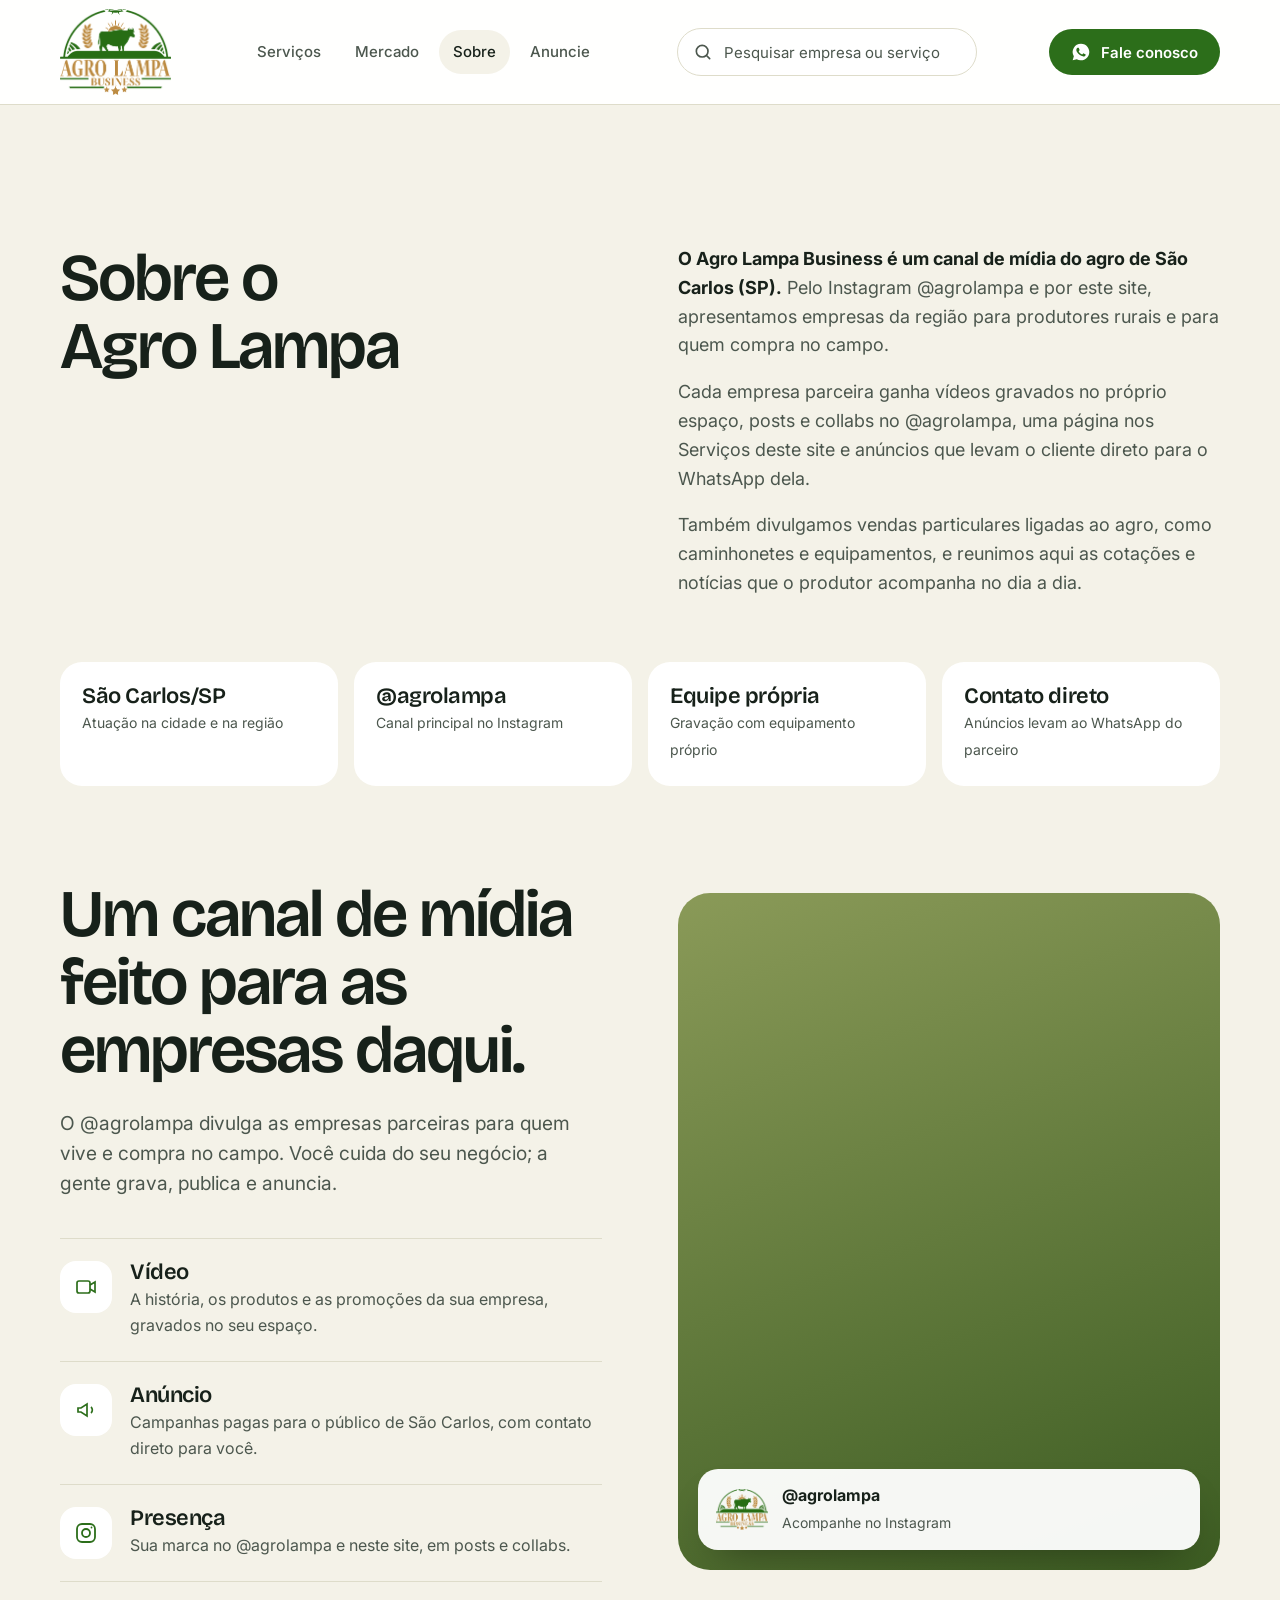
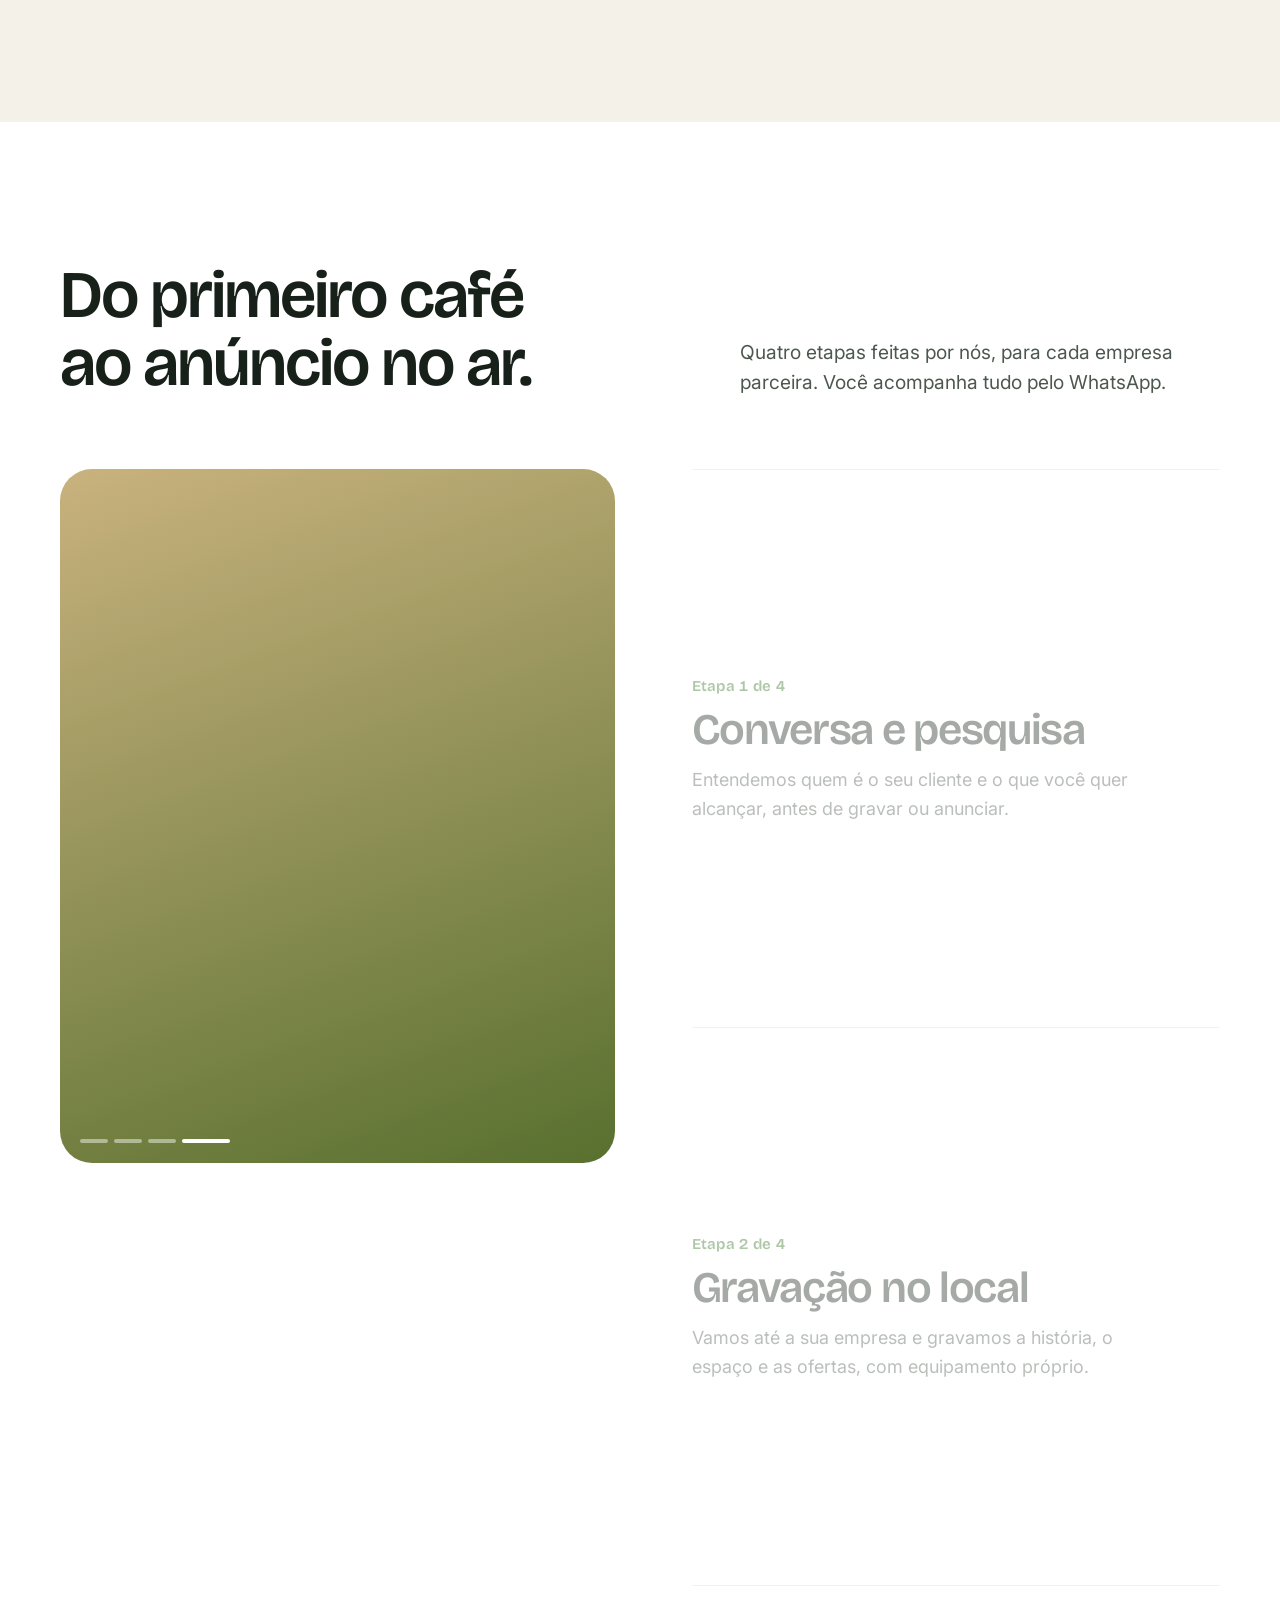
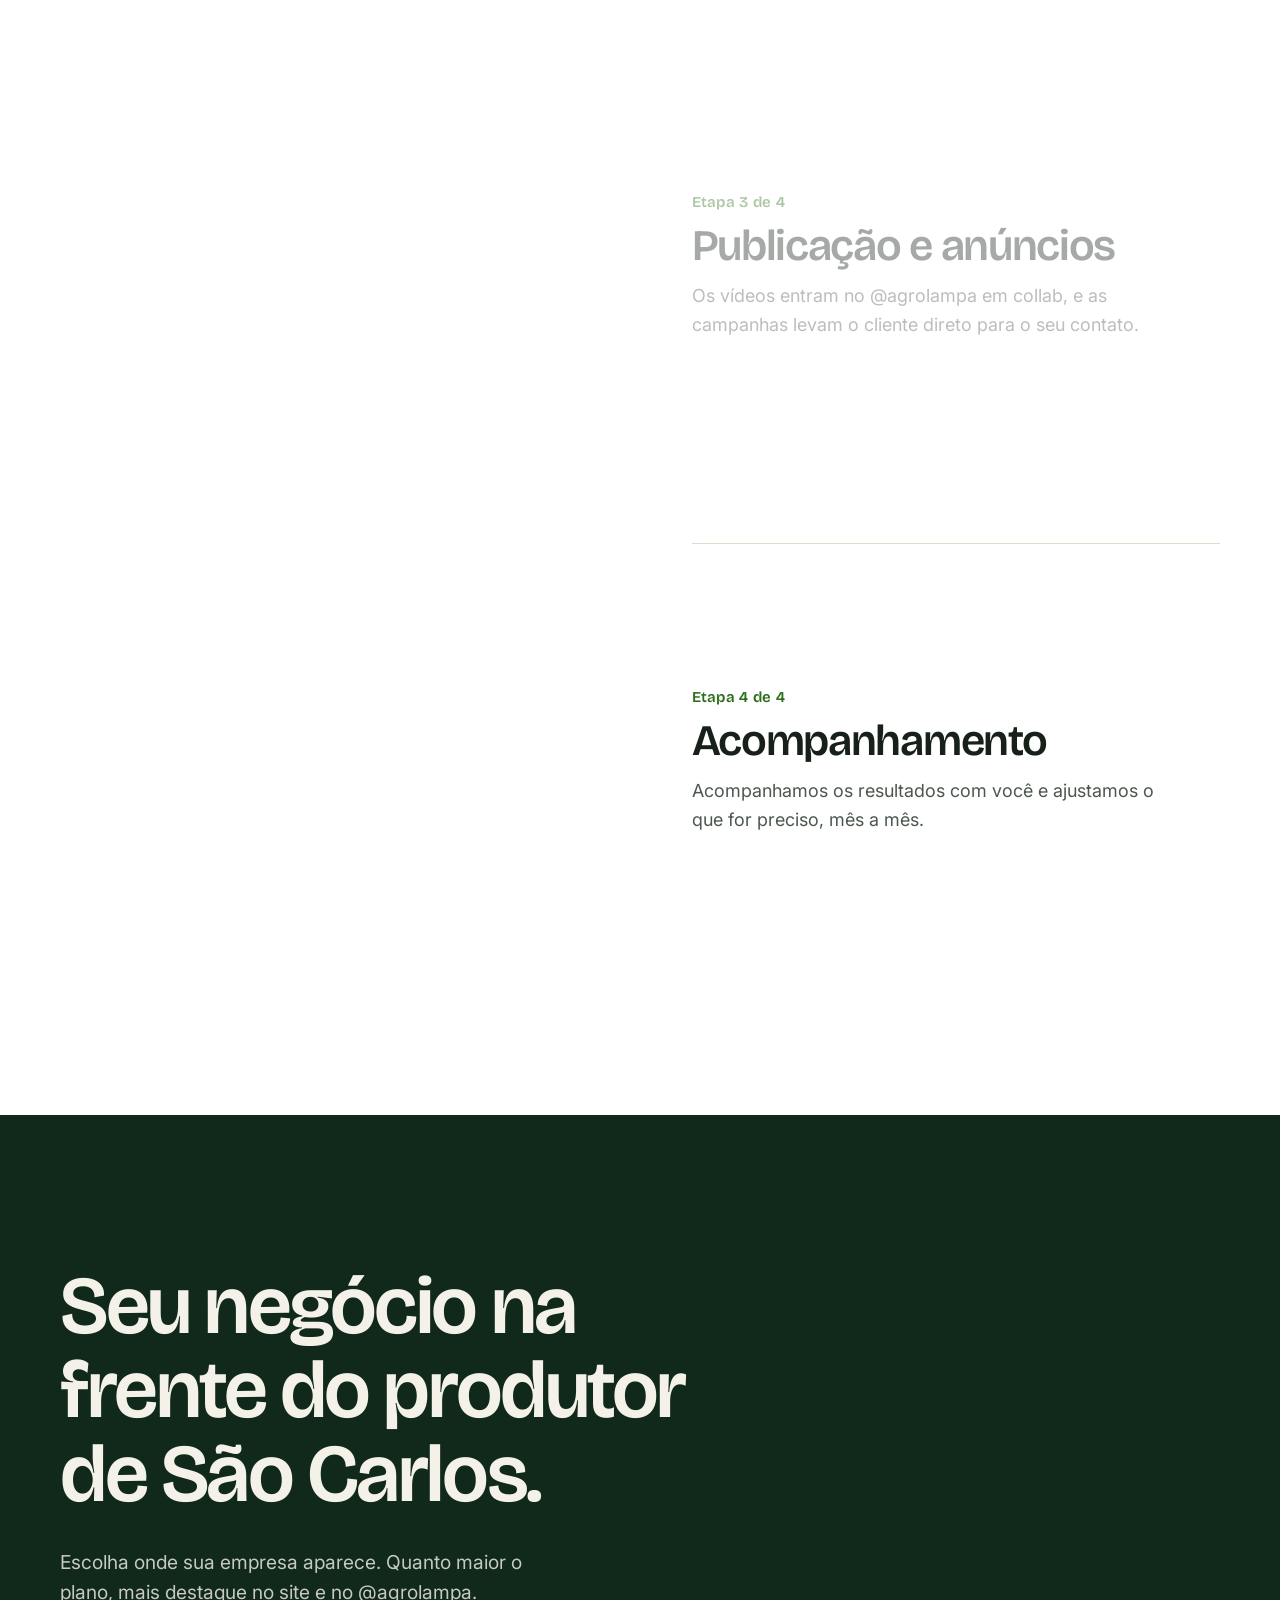
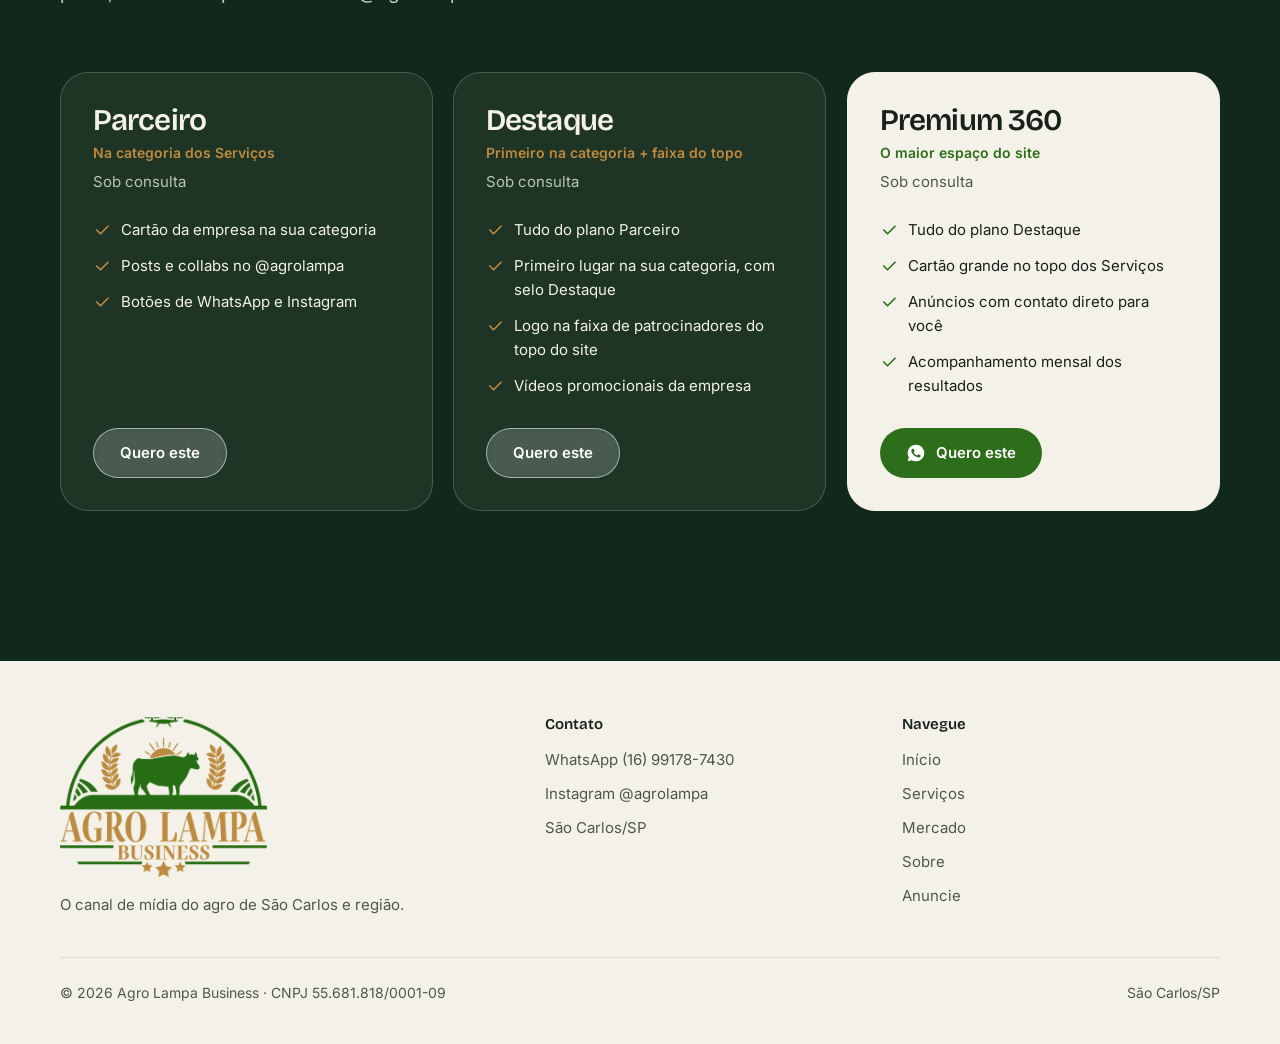
<file: sobre.html>
<!doctype html>
<html lang="pt-BR">
<head>
<meta charset="utf-8">
<meta name="viewport" content="width=device-width, initial-scale=1">
<title>Sobre — Agro Lampa Business</title>
<meta name="description" content="O Agro Lampa Business é um canal de mídia do agro de São Carlos (SP): vídeos, posts e anúncios para empresas que atendem o produtor rural. Conheça os planos.">
<meta property="og:title" content="Sobre — Agro Lampa Business">
<meta property="og:description" content="O Agro Lampa Business é um canal de mídia do agro de São Carlos (SP): vídeos, posts e anúncios para empresas que atendem o produtor rural. Conheça os planos.">
<meta property="og:url" content="https://www.agrolampa.com.br/sobre">
<meta property="og:type" content="website">
<meta property="og:image" content="https://www.agrolampa.com.br/img/logo.png">
<meta name="theme-color" content="#ffffff">
<link rel="canonical" href="https://www.agrolampa.com.br/sobre">
<link rel="icon" type="image/png" href="img/logo.png">
<link rel="preconnect" href="https://fonts.googleapis.com">
<link rel="preconnect" href="https://fonts.gstatic.com" crossorigin>
<link href="https://fonts.googleapis.com/css2?family=Bricolage+Grotesque:opsz,wght@12..96,400;12..96,500;12..96,600;12..96,700&family=Inter:wght@400;500;600&display=swap" rel="stylesheet">
<link rel="stylesheet" href="sites-incriveis.css">
<link rel="stylesheet" href="estilo.css">
<script src="sites-incriveis.js" defer></script>
</head>
<body>
<svg width="0" height="0" style="position:absolute" aria-hidden="true">
  <symbol id="i-zap" viewBox="0 0 24 24"><path fill="currentColor" d="M12 2a10 10 0 0 0-8.6 15.1L2 22l5-1.3A10 10 0 1 0 12 2Zm5.3 14.1c-.2.6-1.3 1.2-1.8 1.2-.5.1-1 .1-3.3-.8-2.8-1.1-4.5-3.9-4.7-4.1-.1-.2-1.1-1.5-1.1-2.9s.7-2.1 1-2.4c.3-.3.6-.3.8-.3h.6c.2 0 .4 0 .6.5l.8 2c.1.2.1.4 0 .5l-.4.6-.4.4c-.1.2-.3.3-.1.6.2.3.8 1.3 1.6 2.1 1.1 1 2 1.3 2.3 1.4.3.1.5.1.6-.1l.8-1c.2-.3.4-.2.6-.1l1.9.9c.3.1.5.2.5.3.1.2.1.7-.2 1.2Z"/></symbol>
  <symbol id="i-insta" viewBox="0 0 24 24"><g fill="none" stroke="currentColor" stroke-width="1.8"><rect x="3" y="3" width="18" height="18" rx="5"/><circle cx="12" cy="12" r="4"/><circle cx="17.5" cy="6.5" r=".9" fill="currentColor" stroke="none"/></g></symbol>
  <symbol id="i-tel" viewBox="0 0 24 24"><path fill="none" stroke="currentColor" stroke-width="1.8" stroke-linejoin="round" d="M5 4h4l2 5-2.5 1.5a11 11 0 0 0 5 5L15 13l5 2v4a2 2 0 0 1-2 2A16 16 0 0 1 3 6a2 2 0 0 1 2-2Z"/></symbol>
  <symbol id="i-mail" viewBox="0 0 24 24"><g fill="none" stroke="currentColor" stroke-width="1.8"><rect x="3" y="5" width="18" height="14" rx="3"/><path d="m4 7 8 6 8-6"/></g></symbol>
  <symbol id="i-seta" viewBox="0 0 24 24"><path fill="none" stroke="currentColor" stroke-width="2" stroke-linecap="round" stroke-linejoin="round" d="M5 12h14M13 6l6 6-6 6"/></symbol>
  <symbol id="i-x" viewBox="0 0 24 24"><path fill="none" stroke="currentColor" stroke-width="2" stroke-linecap="round" d="M6 6l12 12M18 6 6 18"/></symbol>
  <symbol id="i-ok" viewBox="0 0 24 24"><path fill="none" stroke="currentColor" stroke-width="2.2" stroke-linecap="round" stroke-linejoin="round" d="m5 12 5 5L20 7"/></symbol>
</svg>

<header class="topo">
  <div class="wrap">
    <a class="marca" href="index.html" aria-label="Agro Lampa Business — início"><img src="img/logo.png" alt="Agro Lampa Business" width="162" height="112"></a>
    <nav aria-label="Principal">
      <ul class="menu">
        <li><a href="servicos.html">Serviços</a></li>
        <li><a href="mercado.html">Mercado</a></li>
        <li><a href="sobre.html" aria-current="page">Sobre</a></li>
        <li><a href="sobre.html#anuncie">Anuncie</a></li>
      </ul>
    </nav>
    <a class="btn btn-folha" href="https://wa.me/5516991787430?text=Ol%C3%A1!%20Vim%20pelo%20site%20do%20Agro%20Lampa." target="_blank" rel="noopener"><svg class="icone"><use href="#i-zap"/></svg>Fale conosco</a>
  </div>
</header>

<main>
<!-- SOBRE -->
<section class="sobre" id="sobre">
  <div class="wrap">
    <div class="sobre-grade">
      <h2 data-fx="subir">Sobre o Agro Lampa</h2>
      <div class="sobre-texto" data-fx="subir" data-fx-atraso="120">
        <p><strong>O Agro Lampa Business é um canal de mídia do agro de São Carlos (SP).</strong> Pelo Instagram @agrolampa e por este site, apresentamos empresas da região para produtores rurais e para quem compra no campo.</p>
        <p>Cada empresa parceira ganha vídeos gravados no próprio espaço, posts e collabs no @agrolampa, uma página nos Serviços deste site e anúncios que levam o cliente direto para o WhatsApp dela.</p>
        <p>Também divulgamos vendas particulares ligadas ao agro, como caminhonetes e equipamentos, e reunimos aqui as cotações e notícias que o produtor acompanha no dia a dia.</p>
      </div>
    </div>
    <ul class="fatos">
      <li data-fx="subir"><b>São Carlos/SP</b><span>Atuação na cidade e na região</span></li>
      <li data-fx="subir" data-fx-atraso="80"><b>@agrolampa</b><span>Canal principal no Instagram</span></li>
      <li data-fx="subir" data-fx-atraso="160"><b>Equipe própria</b><span>Gravação com equipamento próprio</span></li>
      <li data-fx="subir" data-fx-atraso="240"><b>Contato direto</b><span>Anúncios levam ao WhatsApp do parceiro</span></li>
    </ul>
  </div>
</section>

<!-- O QUE É (dentro de Sobre) -->
<section class="oque" id="o-que-e" style="padding-top:clamp(56px,8vw,96px)">
  <div class="wrap oque-grade">
    <div>
      <h2 data-fx="subir">Um canal de mídia feito para as empresas daqui.</h2>
      <p class="lead" data-fx="subir" data-fx-atraso="120">O @agrolampa divulga as empresas parceiras para quem vive e compra no campo. Você cuida do seu negócio; a gente grava, publica e anuncia.</p>
      <ul class="pilares">
        <li data-fx="esquerda"><span class="ico"><svg viewBox="0 0 24 24" fill="none" stroke="currentColor" stroke-width="1.7"><rect x="3" y="6" width="13" height="12" rx="2"/><path d="m16 10 5-3v10l-5-3"/></svg></span><div><h3>Vídeo</h3><p>A história, os produtos e as promoções da sua empresa, gravados no seu espaço.</p></div></li>
        <li data-fx="esquerda" data-fx-atraso="120"><span class="ico"><svg viewBox="0 0 24 24" fill="none" stroke="currentColor" stroke-width="1.7"><path d="M4 10v4h3l6 4V6L7 10H4Z"/><path d="M17 9a4 4 0 0 1 0 6"/></svg></span><div><h3>Anúncio</h3><p>Campanhas pagas para o público de São Carlos, com contato direto para você.</p></div></li>
        <li data-fx="esquerda" data-fx-atraso="240"><span class="ico"><svg viewBox="0 0 24 24"><use href="#i-insta"/></svg></span><div><h3>Presença</h3><p>Sua marca no @agrolampa e neste site, em posts e collabs.</p></div></li>
      </ul>
    </div>
    <div class="oque-midia" data-fx="crescer">
      <img src="https://images.unsplash.com/photo-1500595046743-cd271d694d30?fm=jpg&q=80&w=1600&auto=format&fit=crop" alt="Gado no pasto verde" loading="lazy" onerror="this.remove()">
      <a class="selo-insta" href="https://instagram.com/agrolampa" target="_blank" rel="noopener">
        <img src="img/logo.png" alt="" width="52" height="52">
        <div><b>@agrolampa</b><span>Acompanhe no Instagram</span></div>
      </a>
    </div>
  </div>
</section>

<!-- COMO FUNCIONA (dentro de Sobre) -->
<section class="como" id="como-funciona">
  <div class="wrap">
    <div class="como-intro">
      <h2 data-fx="subir">Do primeiro café ao anúncio no ar.</h2>
      <p class="lead" data-fx="subir" data-fx-atraso="120">Quatro etapas feitas por nós, para cada empresa parceira. Você acompanha tudo pelo WhatsApp.</p>
    </div>
    <div class="como-grade">
      <div class="como-midia" aria-hidden="true">
        <img class="ativa" src="https://images.unsplash.com/photo-1556761175-b413da4baf72?fm=jpg&q=80&w=1400&auto=format&fit=crop" alt="" onerror="this.remove()">
        <img src="https://images.unsplash.com/photo-1500595046743-cd271d694d30?fm=jpg&q=80&w=1400&auto=format&fit=crop" alt="" onerror="this.remove()">
        <img src="https://images.unsplash.com/photo-1512941937669-90a1b58e7e9c?fm=jpg&q=80&w=1400&auto=format&fit=crop" alt="" onerror="this.remove()">
        <img src="https://images.unsplash.com/photo-1551288049-bebda4e38f71?fm=jpg&q=80&w=1400&auto=format&fit=crop" alt="" onerror="this.remove()">
        <div class="como-marcador"><i class="ativa"></i><i></i><i></i><i></i></div>
      </div>
      <ol class="passos">
        <li class="passo ativo">
          <div class="passo-img"><img src="https://images.unsplash.com/photo-1556761175-b413da4baf72?fm=jpg&q=80&w=1000&auto=format&fit=crop" alt="Reunião de planejamento" loading="lazy" onerror="this.remove()"></div>
          <span class="passo-num">Etapa 1 de 4</span>
          <h3>Conversa e pesquisa</h3>
          <p>Entendemos quem é o seu cliente e o que você quer alcançar, antes de gravar ou anunciar.</p>
        </li>
        <li class="passo">
          <div class="passo-img"><img src="https://images.unsplash.com/photo-1500595046743-cd271d694d30?fm=jpg&q=80&w=1000&auto=format&fit=crop" alt="Paisagem rural" loading="lazy" onerror="this.remove()"></div>
          <span class="passo-num">Etapa 2 de 4</span>
          <h3>Gravação no local</h3>
          <p>Vamos até a sua empresa e gravamos a história, o espaço e as ofertas, com equipamento próprio.</p>
        </li>
        <li class="passo">
          <div class="passo-img"><img src="https://images.unsplash.com/photo-1512941937669-90a1b58e7e9c?fm=jpg&q=80&w=1000&auto=format&fit=crop" alt="Celular com redes sociais" loading="lazy" onerror="this.remove()"></div>
          <span class="passo-num">Etapa 3 de 4</span>
          <h3>Publicação e anúncios</h3>
          <p>Os vídeos entram no @agrolampa em collab, e as campanhas levam o cliente direto para o seu contato.</p>
        </li>
        <li class="passo">
          <div class="passo-img"><img src="https://images.unsplash.com/photo-1551288049-bebda4e38f71?fm=jpg&q=80&w=1000&auto=format&fit=crop" alt="Gráficos de resultados" loading="lazy" onerror="this.remove()"></div>
          <span class="passo-num">Etapa 4 de 4</span>
          <h3>Acompanhamento</h3>
          <p>Acompanhamos os resultados com você e ajustamos o que for preciso, mês a mês.</p>
        </li>
      </ol>
    </div>
  </div>
</section>

<!-- ANUNCIE -->
<section class="fechamento" id="anuncie">
  <div class="wrap">
    <div class="fechamento-topo">
      <h2 data-fx="palavras">Seu negócio na frente do produtor de São Carlos.</h2>
      <p class="lead" data-fx="subir">Escolha onde sua empresa aparece. Quanto maior o plano, mais destaque no site e no @agrolampa.</p>
    </div>
    <div class="planos">
      <article class="plano" data-fx="subir">
        <h3>Parceiro</h3>
        <span class="onde">Na categoria dos Serviços</span>
        <span class="preco">Sob consulta</span>
        <ul>
          <li><svg><use href="#i-ok"/></svg>Cartão da empresa na sua categoria</li>
          <li><svg><use href="#i-ok"/></svg>Posts e collabs no @agrolampa</li>
          <li><svg><use href="#i-ok"/></svg>Botões de WhatsApp e Instagram</li>
        </ul>
        <a class="btn btn-claro" href="https://wa.me/5516991787430?text=Ol%C3%A1!%20Quero%20saber%20do%20plano%20Parceiro%20do%20Agro%20Lampa." target="_blank" rel="noopener">Quero este</a>
      </article>
      <article class="plano" data-fx="subir" data-fx-atraso="120">
        <h3>Destaque</h3>
        <span class="onde">Primeiro na categoria + faixa do topo</span>
        <span class="preco">Sob consulta</span>
        <ul>
          <li><svg><use href="#i-ok"/></svg>Tudo do plano Parceiro</li>
          <li><svg><use href="#i-ok"/></svg>Primeiro lugar na sua categoria, com selo Destaque</li>
          <li><svg><use href="#i-ok"/></svg>Logo na faixa de patrocinadores do topo do site</li>
          <li><svg><use href="#i-ok"/></svg>Vídeos promocionais da empresa</li>
        </ul>
        <a class="btn btn-claro" href="https://wa.me/5516991787430?text=Ol%C3%A1!%20Quero%20saber%20do%20plano%20Destaque%20do%20Agro%20Lampa." target="_blank" rel="noopener">Quero este</a>
      </article>
      <article class="plano forte" data-fx="subir" data-fx-atraso="240">
        <h3>Premium 360</h3>
        <span class="onde">O maior espaço do site</span>
        <span class="preco">Sob consulta</span>
        <ul>
          <li><svg><use href="#i-ok"/></svg>Tudo do plano Destaque</li>
          <li><svg><use href="#i-ok"/></svg>Cartão grande no topo dos Serviços</li>
          <li><svg><use href="#i-ok"/></svg>Anúncios com contato direto para você</li>
          <li><svg><use href="#i-ok"/></svg>Acompanhamento mensal dos resultados</li>
        </ul>
        <a class="btn btn-folha" href="https://wa.me/5516991787430?text=Ol%C3%A1!%20Quero%20saber%20do%20plano%20Premium%20360%20do%20Agro%20Lampa." target="_blank" rel="noopener"><svg class="icone"><use href="#i-zap"/></svg>Quero este</a>
      </article>
    </div>
  </div>
</section>

</main>

<footer class="rodape">
  <div class="wrap">
    <div>
      <img src="img/logo.png" alt="Agro Lampa Business" width="174" height="120">
      <p>O canal de mídia do agro de São Carlos e região.</p>
    </div>
    <div>
      <h4>Contato</h4>
      <ul>
        <li><a href="https://wa.me/5516991787430" target="_blank" rel="noopener">WhatsApp (16) 99178-7430</a></li>
        <li><a href="https://instagram.com/agrolampa" target="_blank" rel="noopener">Instagram @agrolampa</a></li>
        <li>São Carlos/SP</li>
      </ul>
    </div>
    <div>
      <h4>Navegue</h4>
      <ul>
        <li><a href="index.html">Início</a></li>
        <li><a href="servicos.html">Serviços</a></li>
        <li><a href="mercado.html">Mercado</a></li>
        <li><a href="sobre.html">Sobre</a></li>
        <li><a href="sobre.html#anuncie">Anuncie</a></li>
      </ul>
    </div>
    <div class="base">
      <span>© 2026 Agro Lampa Business · CNPJ 55.681.818/0001-09</span>
      <span>São Carlos/SP</span>
    </div>
  </div>
</footer>

<a class="zap-fixo" href="https://wa.me/5516991787430?text=Ol%C3%A1!%20Vim%20pelo%20site%20do%20Agro%20Lampa." target="_blank" rel="noopener" aria-label="Falar no WhatsApp"><svg><use href="#i-zap"/></svg></a>
<script src="parceiros.js"></script>
<script src="site.js"></script>
</body>
</html>
</file>
<file: sites-incriveis.css>
/*!
 * Sites Incríveis — estilos do motor
 * © 2026 Enzo Barbatto — Sparo Automações. Uso conforme LICENCA.md.
 */
[data-fx="surgir"],
[data-fx="subir"],
[data-fx="esquerda"],
[data-fx="direita"],
[data-fx="crescer"] {
  opacity: 0;
  transition: opacity 0.9s cubic-bezier(0.22, 1, 0.36, 1),
              transform 0.9s cubic-bezier(0.22, 1, 0.36, 1);
  will-change: opacity, transform;
}
[data-fx="subir"]    { transform: translateY(36px); }
[data-fx="esquerda"] { transform: translateX(-48px); }
[data-fx="direita"]  { transform: translateX(48px); }
[data-fx="crescer"]  { transform: scale(0.92); }
[data-fx].fx-em-cena { opacity: 1; transform: none; }

[data-fx="palavras"] .fx-palavra {
  display: inline-block;
  opacity: 0;
  transform: translateY(0.6em);
  transition: opacity 0.55s ease-out, transform 0.55s cubic-bezier(0.22, 1, 0.36, 1);
}
[data-fx="palavras"].fx-em-cena .fx-palavra { opacity: 1; transform: none; }
[data-fx="palavras"] { opacity: 1; }

[data-fx="digitar"] { opacity: 1; }
.fx-digitando::after {
  content: "";
  display: inline-block;
  width: 0.08em;
  height: 1em;
  margin-left: 0.06em;
  background: currentColor;
  vertical-align: -0.12em;
  animation: fx-cursor 0.8s steps(2, jump-none) infinite;
}
@keyframes fx-cursor { 50% { opacity: 0; } }

[data-fx="contar"] { opacity: 1; font-variant-numeric: tabular-nums; }

[data-fx-fixa] { position: relative; }
.fx-palco {
  position: sticky;
  top: 0;
  height: 100vh;
  height: 100dvh;
  overflow: hidden;
  display: flex;
  align-items: center;
  justify-content: center;
}
[data-fx="trilho"] { display: flex; flex-wrap: nowrap; will-change: transform; }
[data-fx="rolar-video"] { width: 100%; height: 100%; object-fit: cover; }

[data-fx-etapas] .fx-etapa { opacity: 0; transition: opacity 0.45s ease; }
[data-fx-etapas="2"][data-etapa="1"] .fx-etapa:nth-of-type(1),
[data-fx-etapas="2"][data-etapa="2"] .fx-etapa:nth-of-type(2),
[data-fx-etapas="3"][data-etapa="1"] .fx-etapa:nth-of-type(1),
[data-fx-etapas="3"][data-etapa="2"] .fx-etapa:nth-of-type(2),
[data-fx-etapas="3"][data-etapa="3"] .fx-etapa:nth-of-type(3),
[data-fx-etapas="4"][data-etapa="1"] .fx-etapa:nth-of-type(1),
[data-fx-etapas="4"][data-etapa="2"] .fx-etapa:nth-of-type(2),
[data-fx-etapas="4"][data-etapa="3"] .fx-etapa:nth-of-type(3),
[data-fx-etapas="4"][data-etapa="4"] .fx-etapa:nth-of-type(4),
[data-fx-etapas="5"][data-etapa="1"] .fx-etapa:nth-of-type(1),
[data-fx-etapas="5"][data-etapa="2"] .fx-etapa:nth-of-type(2),
[data-fx-etapas="5"][data-etapa="3"] .fx-etapa:nth-of-type(3),
[data-fx-etapas="5"][data-etapa="4"] .fx-etapa:nth-of-type(4),
[data-fx-etapas="5"][data-etapa="5"] .fx-etapa:nth-of-type(5) { opacity: 1; }

.fx-fundo-ativo body {
  background: var(--fx-fundo, inherit);
  color: var(--fx-tinta, inherit);
  transition: background 0.7s ease, color 0.7s ease;
}

[data-fx-paralaxe],
[data-fx-mouse],
[data-fx-x], [data-fx-y], [data-fx-escala], [data-fx-giro], [data-fx-opacidade] { will-change: transform; }
[data-fx-mouse] { transition: transform 0.25s ease-out; }

.fx-reduzido [data-fx] { opacity: 1 !important; transform: none !important; transition: none !important; }
.fx-reduzido [data-fx="palavras"] .fx-palavra { opacity: 1; transform: none; transition: none; }
.fx-reduzido .fx-palco { position: static; height: auto; overflow: visible; }
.fx-reduzido [data-fx-etapas] .fx-etapa {
  opacity: 1;
  position: static !important;
  grid-area: auto !important;
  margin: 24px 0;
}
.fx-reduzido [data-fx="trilho"] { flex-wrap: wrap; transform: none !important; }
</file>
<file: estilo.css>
/* Mundo: manhã no campo. Página clara e luminosa; o verde e o dourado do logo carregam a marca.
   Curva: foto → claro → amanhecer → campo verde (parceiros) → branco → claro → floresta → claro */
:root{
  --canvas:#f4f2e8; --branco:#ffffff; --tinta:#17211a; --tinta-suave:#4c574e; --linha:#dedcca;
  --folha:#2c6e1a; --folha-escura:#1f5212; --campo:#21541a; --floresta:#10291a;
  --ouro:#c08a3e; --ouro-claro:#f3e5c6; --creme-texto:#f4f2e8;
  --display:'Bricolage Grotesque', 'Segoe UI', system-ui, sans-serif;
  --sans:'Inter', ui-sans-serif, system-ui, -apple-system, 'Segoe UI', Roboto, sans-serif;
  --max:1240px; --gutter:clamp(16px,4vw,40px);
  --ease:cubic-bezier(.22,1,.36,1);
}
*{box-sizing:border-box;margin:0;padding:0}
html{scroll-behavior:smooth;scroll-padding-top:128px}
@media (prefers-reduced-motion:reduce){html{scroll-behavior:auto}}
body{background:var(--canvas);color:var(--tinta);font-family:var(--sans);font-size:17px;line-height:1.6;-webkit-font-smoothing:antialiased;overflow-x:hidden}
::selection{background:var(--ouro-claro);color:var(--floresta)}
img{display:block;max-width:100%}
main{overflow-x:clip}
a{color:inherit;text-underline-offset:4px}
:focus-visible{outline:3px solid var(--ouro);outline-offset:3px;border-radius:6px}
.wrap{max-width:var(--max);margin:0 auto;padding-left:max(var(--gutter), env(safe-area-inset-left,0px));padding-right:max(var(--gutter), env(safe-area-inset-right,0px))}
h1,h2,h3{font-family:var(--display);font-weight:600;letter-spacing:-.03em;line-height:1.02;text-wrap:balance}
h2{font-size:clamp(36px,5.2vw,68px)}
.lead{font-size:clamp(17px,1.5vw,20px);line-height:1.55;max-width:58ch;color:var(--tinta-suave)}
.icone{width:20px;height:20px;flex:none}

/* Botões */
.btn{display:inline-flex;align-items:center;justify-content:center;gap:10px;border-radius:100px;padding:14px 26px;min-height:50px;font:600 15px/1 var(--sans);text-decoration:none;border:0;cursor:pointer;transition:background .25s ease,transform .25s var(--ease),box-shadow .25s ease}
.btn:hover{transform:translateY(-2px)}
.btn-folha{background:var(--folha);color:#fff}
.btn-folha:hover{background:var(--folha-escura);box-shadow:0 10px 24px -10px rgba(31,82,18,.55)}
.btn-ouro{background:var(--ouro);color:var(--floresta)}
.btn-ouro:hover{background:#d39d52;box-shadow:0 10px 24px -10px rgba(192,138,62,.6)}
.btn-claro{background:rgba(255,255,255,.14);color:#fff;border:1px solid rgba(255,255,255,.55);backdrop-filter:blur(6px)}
.btn-claro:hover{background:rgba(255,255,255,.24)}
.btn-linha{background:transparent;color:var(--tinta);border:1px solid var(--linha)}
.btn-linha:hover{border-color:var(--tinta)}
.redondo{width:50px;min-width:50px;padding:0}

/* Cabeçalho branco com o logo original */
.topo{position:sticky;top:0;z-index:40;background:rgba(255,255,255,.94);backdrop-filter:saturate(1.4) blur(10px);border-bottom:1px solid var(--linha)}
.topo .wrap{display:flex;align-items:center;justify-content:space-between;gap:24px;height:128px}
.marca img{height:112px;width:auto;transition:transform .3s var(--ease)}
.marca:hover img{transform:scale(1.03)}
.menu{display:flex;gap:6px;list-style:none}
.menu a{display:block;padding:10px 14px;border-radius:100px;text-decoration:none;font-size:15px;font-weight:500;color:var(--tinta-suave);transition:background .2s ease,color .2s ease}
.menu a:hover{background:var(--canvas);color:var(--tinta)}
.topo .btn{min-height:46px;padding:12px 22px}
@media (max-width:920px){.menu{display:none}.topo .wrap{height:100px}.marca img{height:86px}.topo .btn{padding:10px 16px;font-size:14px;min-height:42px}}

/* 1 — Abertura */
.abertura{position:relative;min-height:min(820px,calc(100svh - 128px));display:flex;align-items:flex-end;overflow:hidden;color:#fff;background:linear-gradient(160deg,#6f7d45,#2f4a1d)}
.abertura-foto{position:absolute;inset:-10% 0;width:100%;height:120%;object-fit:cover}
.abertura::after{content:"";position:absolute;inset:auto 0 0;height:78%;background:linear-gradient(to top,rgba(9,24,12,.82),rgba(9,24,12,0));pointer-events:none}
.abertura .descer{bottom:18px}
.abertura .wrap{position:relative;z-index:1;width:100%;padding-block:clamp(48px,9vh,96px)}
.abertura h1{font-size:clamp(46px,7.4vw,104px);max-width:12ch;line-height:.98}
.abertura p{font-size:clamp(17px,1.6vw,21px);max-width:44ch;margin:24px 0 32px;color:rgba(255,255,255,.9)}
.acoes{display:flex;flex-wrap:wrap;gap:12px}

/* 2 — O que é */
.oque{padding-block:clamp(80px,11vw,140px)}
.oque-grade{display:grid;grid-template-columns:1fr 1fr;gap:clamp(40px,6vw,96px);align-items:center}
.oque h2{margin-bottom:24px;max-width:13ch}
.pilares{list-style:none;margin-top:40px;border-top:1px solid var(--linha)}
.pilares li{display:grid;grid-template-columns:52px 1fr;gap:18px;align-items:start;padding:22px 0;border-bottom:1px solid var(--linha)}
.pilares .ico{width:52px;height:52px;border-radius:16px;background:var(--branco);display:grid;place-items:center;color:var(--folha)}
.pilares .ico svg{width:24px;height:24px}
.pilares h3{font-size:22px;letter-spacing:-.02em;margin-bottom:4px}
.pilares p{color:var(--tinta-suave);font-size:16px}
.oque-midia{position:relative;border-radius:32px;overflow:hidden;aspect-ratio:4/5;max-width:100%;background:linear-gradient(160deg,#8a9a58,#3c5c22)}
.oque-midia img{width:100%;height:100%;object-fit:cover}
.selo-insta{position:absolute;left:20px;bottom:20px;right:20px;display:flex;align-items:center;gap:14px;background:rgba(255,255,255,.95);border-radius:20px;padding:14px 18px;text-decoration:none;box-shadow:0 18px 40px -20px rgba(0,0,0,.45)}
.selo-insta img{width:52px;height:52px;object-fit:contain}
.selo-insta b{display:block;font-size:16px}
.selo-insta span{font-size:14px;color:var(--tinta-suave)}
@media (max-width:900px){.oque-grade{grid-template-columns:1fr}.oque-midia{aspect-ratio:4/3}}

/* 3 — Amanhecer: foto real que clareia e sobe com a rolagem */
.amanhecer .fx-palco{display:block;background:#1d2a1c}
.nascer{position:absolute;inset:0;width:100%;height:100%;object-fit:cover;transform-origin:50% 70%;
  transform:translateY(calc((1 - var(--progresso,0)) * 10%)) scale(calc(1.22 - var(--progresso,0) * .22));
  filter:brightness(calc(.42 + var(--progresso,0) * .63)) saturate(calc(.7 + var(--progresso,0) * .45))}
.amanhecer .fx-palco::before{content:"";position:absolute;inset:0;z-index:1;pointer-events:none;
  background:linear-gradient(to bottom,rgba(10,22,14,.62),rgba(10,22,14,0) 45%);opacity:calc(1 - var(--progresso,0) * .45)}
.amanhecer .fx-palco::after{content:"";position:absolute;inset:auto 0 0;height:26%;z-index:1;pointer-events:none;background:linear-gradient(to bottom,rgba(33,84,26,0),var(--campo))}
.amanhecer .wrap{position:relative;z-index:3;padding-top:clamp(56px,12vh,120px);text-align:center;color:#fff}
.amanhecer h2{margin:0 auto;max-width:14ch;text-shadow:0 2px 30px rgba(0,0,0,.35)}
.amanhecer p{margin:20px auto 0;max-width:46ch;font-size:clamp(17px,1.5vw,20px);color:rgba(255,255,255,.9);text-shadow:0 1px 16px rgba(0,0,0,.4)}
.previa-logos{position:absolute;z-index:3;left:0;right:0;bottom:clamp(84px,14vh,130px);display:flex;justify-content:center;gap:clamp(10px,2vw,18px);flex-wrap:wrap;padding-inline:16px}
.previa-logos span{width:clamp(54px,8vw,96px);aspect-ratio:1;border-radius:20px;background:#fff;display:grid;place-items:center;padding:8px;box-shadow:0 16px 36px -16px rgba(0,0,0,.55);overflow:hidden}
.previa-logos span.cheio{padding:0}
.previa-logos img{width:100%;height:100%;object-fit:contain}
.previa-logos span.cheio img{object-fit:cover}
/* Seta pequena para descer */
.descer{position:absolute;z-index:4;left:50%;bottom:clamp(20px,4vh,36px);transform:translateX(-50%);display:flex;flex-direction:column;align-items:center;gap:6px;color:#fff;text-decoration:none;font-size:13px;font-weight:500;opacity:.9}
.descer svg{width:18px;height:18px;animation:descer 1.8s var(--ease) infinite}
.descer:hover{opacity:1}
@keyframes descer{0%,100%{transform:translateY(0)}50%{transform:translateY(5px)}}
@media (prefers-reduced-motion:reduce){.descer svg{animation:none}}
.fx-reduzido .amanhecer{--progresso:1}
.fx-reduzido .amanhecer .fx-palco{min-height:92vh;position:relative}

/* Detalhes do parceiro */
dialog.ficha{border:0;padding:0;border-radius:28px;width:min(640px,calc(100vw - 32px));max-height:calc(100svh - 32px);margin:auto;color:var(--tinta);background:var(--branco);box-shadow:0 40px 90px -30px rgba(0,0,0,.6)}
dialog.ficha::backdrop{background:rgba(10,24,14,.55);backdrop-filter:blur(4px)}
dialog.ficha[open]{animation:abrir .45s var(--ease)}
@keyframes abrir{from{opacity:0;transform:translateY(24px) scale(.98)}}
.ficha-topo{display:flex;align-items:center;gap:20px;padding:28px 28px 0}
.ficha-topo .p-logo{margin:0;width:132px;height:104px;box-shadow:none;border:1px solid var(--linha)}
.ficha-topo h3{font-size:30px}
.ficha-topo small{color:var(--tinta-suave);font-size:14px}
.ficha-corpo .chips li{background:var(--canvas)}
.ficha-corpo{padding:20px 28px 28px;display:grid;gap:18px}
.ficha-corpo p{color:var(--tinta-suave)}
.contatos{list-style:none;display:grid;gap:10px}
.contatos li{display:flex;align-items:center;gap:12px;padding:14px 16px;border-radius:16px;background:var(--canvas)}
.contatos a{font-weight:600;text-decoration:none}
.contatos a:hover{text-decoration:underline}
.contatos small{display:block;font-size:13px;color:var(--tinta-suave)}
.fechar{position:absolute;top:14px;right:14px;width:44px;height:44px;border-radius:50%;border:0;background:var(--canvas);cursor:pointer;display:grid;place-items:center}
.fechar:hover{background:var(--linha)}
@media (prefers-reduced-motion:reduce){dialog.ficha[open]{animation:none}}

/* 5 — Como funciona: mídia fixa + passos */
.como{background:var(--branco);padding-block:clamp(88px,11vw,140px)}
.como-intro{display:flex;justify-content:space-between;align-items:flex-end;gap:32px;flex-wrap:wrap;margin-bottom:clamp(40px,6vw,72px)}
.como-intro h2{max-width:12ch}
.como-intro p{max-width:40ch}
.como-grade{display:grid;grid-template-columns:1.05fr 1fr;gap:clamp(32px,6vw,88px);align-items:start}
.como-midia{position:sticky;top:152px;aspect-ratio:4/5;max-width:100%;border-radius:32px;overflow:hidden;background:linear-gradient(160deg,#c9b27e,#58702f)}
.como-midia img{position:absolute;inset:0;width:100%;height:100%;object-fit:cover;opacity:0;transform:scale(1.08);filter:saturate(.8);transition:opacity .8s var(--ease),transform 1.4s var(--ease),filter .8s ease}
.como-midia img.ativa{opacity:1;transform:none;filter:none}
.como-marcador{position:absolute;z-index:2;left:20px;bottom:20px;display:flex;gap:6px}
.como-marcador i{width:28px;height:4px;border-radius:4px;background:rgba(255,255,255,.45);transition:background .4s ease,width .4s var(--ease)}
.como-marcador i.ativa{background:#fff;width:48px}
.passos{list-style:none}
.passo{min-height:62vh;display:flex;flex-direction:column;justify-content:center;padding-block:32px;border-top:1px solid var(--linha);opacity:.38;transition:opacity .5s ease}
.passo:last-child{min-height:48vh}
.passo.ativo{opacity:1}
.passo-num{font-family:var(--display);font-size:15px;font-weight:600;color:var(--folha);font-variant-numeric:tabular-nums;letter-spacing:.02em}
.passo h3{font-size:clamp(30px,3.4vw,44px);margin:10px 0 14px}
.passo p{color:var(--tinta-suave);max-width:44ch;font-size:18px}
.passo-img{display:none}
@media (max-width:900px){
  .como-grade{grid-template-columns:1fr}
  .como-midia{display:none}
  .passo{min-height:0;opacity:1;padding-block:28px}
  .passo-img{display:block;aspect-ratio:16/10;max-width:100%;border-radius:22px;overflow:hidden;margin-bottom:20px;background:linear-gradient(160deg,#c9b27e,#58702f)}
  .passo-img img{width:100%;height:100%;object-fit:cover}
}
.fx-reduzido .passo{opacity:1}

/* 6 — Mercado */
.mercado{padding-block:clamp(88px,11vw,140px)}
.mercado-topo{display:grid;grid-template-columns:1.1fr .9fr;gap:clamp(32px,5vw,72px);align-items:end;margin-bottom:40px}
.mercado-topo h2{max-width:13ch}
.ao-vivo{display:grid;grid-template-columns:1fr 1.4fr;gap:20px;margin-bottom:20px}
.painel{background:var(--branco);border-radius:28px;padding:28px;display:flex;flex-direction:column;gap:14px;min-width:0}
.painel h3{font-size:24px;letter-spacing:-.02em}
.painel .nota{font-size:14px;color:var(--tinta-suave)}
.pulso{display:inline-flex;align-items:center;gap:8px;font-size:13px;font-weight:600;color:var(--folha)}
.pulso::before{content:"";width:8px;height:8px;border-radius:50%;background:var(--folha);box-shadow:0 0 0 0 rgba(44,110,26,.5);animation:pulso 2s infinite}
@keyframes pulso{70%{box-shadow:0 0 0 10px rgba(44,110,26,0)}100%{box-shadow:0 0 0 0 rgba(44,110,26,0)}}
@media (prefers-reduced-motion:reduce){.pulso::before{animation:none}}
.tv{min-height:120px}
.indicadores{list-style:none;display:grid;grid-template-columns:1fr 1fr;gap:10px}
.indicadores a{display:flex;justify-content:space-between;align-items:center;gap:12px;padding:16px 18px;border-radius:16px;background:var(--canvas);text-decoration:none;font-weight:600;transition:background .2s ease}
.indicadores a:hover{background:var(--ouro-claro)}
.indicadores small{display:block;font-weight:400;font-size:13px;color:var(--tinta-suave)}
#cepea-widget:empty{display:none}
.bento{display:grid;grid-template-columns:repeat(6,1fr);grid-auto-rows:minmax(260px,auto);gap:20px}
.tema{position:relative;grid-column:span 2;border-radius:28px;overflow:hidden;color:#fff;text-decoration:none;display:flex;align-items:flex-end;min-height:260px;background:var(--tom,#4d6a2c);isolation:isolate}
.tema.largo{grid-column:span 4}
.tema.alto{grid-row:span 2}
.tema img{position:absolute;inset:0;width:100%;height:100%;object-fit:cover;z-index:-2;transition:transform .9s var(--ease)}
.tema::before{content:"";position:absolute;inset:0;z-index:-1;background:linear-gradient(to top,rgba(8,20,10,.85),rgba(8,20,10,.1) 65%)}
.tema:hover img{transform:scale(1.06)}
.tema-txt{padding:26px;display:grid;gap:6px}
.tema-fonte{font-size:13px;font-weight:600;color:var(--ouro-claro)}
.tema h3{font-size:clamp(24px,2.4vw,34px)}
.tema p{font-size:15px;color:rgba(255,255,255,.86);max-width:40ch}
.tema .seta{position:absolute;top:20px;right:20px;width:46px;height:46px;border-radius:50%;background:rgba(255,255,255,.92);color:var(--floresta);display:grid;place-items:center;transition:transform .4s var(--ease)}
.tema:hover .seta{transform:rotate(-45deg)}
@media (max-width:1000px){.mercado-topo,.ao-vivo{grid-template-columns:1fr}.bento{grid-template-columns:repeat(2,1fr)}.tema,.tema.largo{grid-column:span 1}.tema.alto{grid-row:auto}.tema.largo{grid-column:1/-1}}
@media (max-width:620px){.bento{grid-template-columns:1fr}.tema.largo{grid-column:auto}.indicadores{grid-template-columns:1fr}}

/* Fechamento / planos */
.fechamento{background:var(--floresta);color:var(--creme-texto);padding-block:clamp(96px,12vw,150px)}
.fechamento h2{font-size:clamp(42px,6.4vw,84px);max-width:13ch}
.fechamento .lead{color:rgba(244,242,232,.8);max-width:40ch}

/* Rodapé claro com o logo original */
.rodape{padding-block:56px 40px;font-size:15px;color:var(--tinta-suave)}
.rodape .wrap{display:grid;grid-template-columns:1.4fr 1fr 1fr;gap:40px}
.rodape img{height:160px;width:auto;margin-bottom:16px}
.rodape h4{font:600 15px/1 var(--display);color:var(--tinta);margin-bottom:16px}
.rodape ul{list-style:none;display:grid;gap:10px}
.rodape a{text-decoration:none}
.rodape a:hover{color:var(--tinta);text-decoration:underline}
.rodape .base{grid-column:1/-1;border-top:1px solid var(--linha);padding-top:24px;display:flex;justify-content:space-between;gap:12px;flex-wrap:wrap;font-size:14px}
@media (max-width:760px){.rodape .wrap{grid-template-columns:1fr}}

.zap-fixo{position:fixed;right:calc(16px + env(safe-area-inset-right,0px));bottom:calc(16px + env(safe-area-inset-bottom,0px));z-index:50;width:58px;height:58px;border-radius:50%;background:var(--folha);color:#fff;display:none;place-items:center;box-shadow:0 12px 28px -10px rgba(0,0,0,.5)}
.zap-fixo svg{width:28px;height:28px}
@media (max-width:760px){.zap-fixo{display:grid}}

/* Faixa de patrocinadores (logo abaixo da abertura) */
.faixa-patro{background:var(--branco);border-bottom:1px solid var(--linha);padding-block:22px;overflow:hidden}
.faixa-patro .wrap{display:flex;align-items:center;gap:28px}
.faixa-rotulo{flex:none;font:600 15px/1.25 var(--display);color:var(--tinta);max-width:11ch}
.faixa-janela{flex:1;min-width:0;overflow:hidden;-webkit-mask-image:linear-gradient(90deg,transparent,#000 6%,#000 94%,transparent);mask-image:linear-gradient(90deg,transparent,#000 6%,#000 94%,transparent)}
.faixa-trilha{display:flex;gap:18px;width:max-content;animation:faixa 32s linear infinite}
.faixa-patro:hover .faixa-trilha,.faixa-patro:focus-within .faixa-trilha{animation-play-state:paused}
@keyframes faixa{to{transform:translateX(calc(-50% - 9px))}}
.faixa-item{display:flex;align-items:center;gap:14px;padding:10px 18px 10px 10px;border:1px solid var(--linha);border-radius:22px;background:var(--branco);text-decoration:none;transition:border-color .2s ease,transform .3s var(--ease)}
.faixa-item:hover{border-color:var(--folha);transform:translateY(-2px)}
.faixa-item .fl{width:92px;height:72px;border-radius:14px;overflow:hidden;display:grid;place-items:center;background:var(--branco)}
.faixa-item .fl img{width:100%;height:100%;object-fit:contain}
.faixa-item .fl.cheio img{object-fit:cover}
.faixa-item b{display:block;font:600 16px/1.2 var(--display);white-space:nowrap}
.faixa-item small{display:block;font-size:13px;color:var(--tinta-suave);white-space:nowrap}
@media (max-width:760px){.faixa-rotulo{display:none}.faixa-item .fl{width:72px;height:56px}}
@media (prefers-reduced-motion:reduce){.faixa-trilha{animation:none}.faixa-janela{overflow-x:auto;-webkit-mask-image:none;mask-image:none}}

/* Serviços: diretório dos parceiros por categoria e plano */
.servicos{background:var(--campo);color:var(--creme-texto);padding-block:clamp(32px,5vw,56px) clamp(88px,11vw,140px);margin-top:-1px}
.servicos-topo{display:flex;justify-content:space-between;align-items:flex-end;gap:24px;flex-wrap:wrap;margin-bottom:28px}
.servicos-topo h2{max-width:14ch}
.servicos-topo p{max-width:42ch;color:rgba(244,242,232,.82);font-size:18px}
.filtros{display:flex;gap:8px;flex-wrap:wrap;margin-bottom:36px}
.filtro{border:1px solid rgba(244,242,232,.35);background:transparent;color:var(--creme-texto);border-radius:100px;padding:11px 18px;min-height:44px;font:500 15px/1 var(--sans);cursor:pointer;transition:background .2s ease,color .2s ease,border-color .2s ease}
.filtro span{opacity:.65;margin-left:6px;font-variant-numeric:tabular-nums}
.filtro:hover{border-color:var(--creme-texto)}
.filtro[aria-pressed="true"]{background:var(--creme-texto);color:var(--floresta);border-color:var(--creme-texto)}
.bloco-destaque{margin-bottom:44px}
.titulo-bloco{display:flex;align-items:baseline;gap:12px;margin-bottom:18px}
.titulo-bloco h3{font-size:clamp(24px,2.6vw,34px)}
.titulo-bloco span{font-size:14px;color:rgba(244,242,232,.7);font-variant-numeric:tabular-nums}
.grade-destaque{display:grid;grid-template-columns:repeat(auto-fit,minmax(min(100%,520px),1fr));gap:20px}
.destaque-card{display:grid;grid-template-columns:1fr 1.1fr;background:var(--branco);color:var(--tinta);border-radius:30px;overflow:hidden;min-height:340px;box-shadow:0 30px 60px -36px rgba(0,0,0,.6)}
.destaque-card .p-foto{aspect-ratio:auto;height:100%}
.destaque-card .p-corpo{padding:28px}
.destaque-card .p-logo{margin:0 0 8px;width:220px;height:150px;box-shadow:none;border:1px solid var(--linha)}
.vaga{display:flex;flex-direction:column;justify-content:center;gap:14px;border:2px dashed rgba(244,242,232,.45);border-radius:30px;padding:clamp(24px,3.4vw,40px);min-height:0}
.vaga h4{font:600 clamp(26px,3vw,40px)/1.05 var(--display);letter-spacing:-.03em;max-width:16ch}
.vaga p{color:rgba(244,242,232,.82);max-width:46ch}
.vaga .btn{align-self:flex-start}
.parceiro[hidden]{display:none}
.p-cat{font-size:13px;font-weight:600;color:var(--folha)}
.grade-cat{display:grid;grid-template-columns:repeat(auto-fill,minmax(min(100%,340px),1fr));gap:20px}
.parceiro{background:var(--branco);color:var(--tinta);border-radius:28px;overflow:hidden;display:flex;flex-direction:column;box-shadow:0 30px 60px -36px rgba(0,0,0,.6);transition:transform .45s var(--ease),box-shadow .45s var(--ease)}
.parceiro:hover{transform:translateY(-6px);box-shadow:0 40px 70px -34px rgba(0,0,0,.7)}
.parceiro.nivel-destaque{outline:3px solid var(--ouro);outline-offset:-3px}
.p-foto{position:relative;aspect-ratio:16/10;max-width:100%;overflow:hidden;background:var(--tom,#8a9a58)}
.p-foto>img{width:100%;height:100%;object-fit:cover;transition:transform .9s var(--ease)}
.parceiro:hover .p-foto>img,.destaque-card:hover .p-foto>img{transform:scale(1.05)}
.p-foto::after{content:"";position:absolute;inset:0;background:linear-gradient(to top,rgba(0,0,0,.35),rgba(0,0,0,0) 55%)}
.selos{position:absolute;z-index:1;top:16px;right:16px;display:flex;gap:6px;flex-wrap:wrap;justify-content:flex-end}
.selo{background:rgba(255,255,255,.94);color:var(--floresta);font-size:13px;font-weight:600;padding:7px 12px;border-radius:100px;font-variant-numeric:tabular-nums}
.selo.ouro{background:var(--ouro);color:var(--floresta)}
.p-logo{position:relative;z-index:2;margin:-96px 24px 0;width:212px;height:164px;border-radius:22px;background:var(--branco);display:grid;place-items:center;padding:12px;box-shadow:0 16px 36px -18px rgba(0,0,0,.45)}
.p-logo img{width:100%;height:100%;object-fit:contain;min-height:0}
.p-logo.cheio{padding:0;overflow:hidden}
.p-logo.cheio img{object-fit:cover}
.p-corpo{padding:20px 24px 24px;display:flex;flex-direction:column;gap:8px;flex:1}
.p-corpo h4{font:600 clamp(24px,2.2vw,30px)/1.05 var(--display);letter-spacing:-.025em}
.p-seg{color:var(--tinta-suave);font-size:15px}
.chips{display:flex;flex-wrap:wrap;gap:6px;list-style:none;margin-top:4px}
.chips li{font-size:13px;font-weight:500;padding:6px 11px;border-radius:100px;background:var(--canvas);color:var(--tinta)}
.p-acoes{display:flex;gap:10px;margin-top:auto;padding-top:18px;flex-wrap:wrap}
.p-acoes .btn{min-height:46px;padding:12px 18px;font-size:14px}
.p-acoes .redondo{width:46px;min-width:46px;padding:0}
.convite{margin-top:56px;display:flex;justify-content:space-between;align-items:center;gap:20px;flex-wrap:wrap;padding:28px 32px;border-radius:28px;background:rgba(244,242,232,.08);border:1px solid rgba(244,242,232,.2)}
.convite p{font:600 clamp(20px,2.2vw,26px)/1.2 var(--display);max-width:30ch}
@media (max-width:760px){.destaque-card{grid-template-columns:1fr}.destaque-card .p-foto{aspect-ratio:16/10}.destaque-card .p-logo{width:180px;height:124px}}
@media (max-width:620px){.p-logo{width:190px;height:148px;margin-top:-84px}}

/* Mercado: guia rápido */
.guia{display:grid;grid-template-columns:repeat(3,1fr);gap:20px;margin-bottom:20px}
.guia div{background:var(--branco);border-radius:24px;padding:24px}
.guia h3{font-size:20px;letter-spacing:-.02em;margin-bottom:8px}
.guia p{font-size:15px;color:var(--tinta-suave)}
.tema.meio{grid-column:span 3}
@media (max-width:1000px){.guia{grid-template-columns:1fr}.tema.meio{grid-column:span 1}}
@media (min-width:1001px){.indicadores{grid-template-columns:repeat(4,1fr)}.ao-vivo{grid-template-columns:1fr 2fr}}

/* Sobre */
.sobre{padding-block:clamp(88px,11vw,140px) 0}
.sobre-grade{display:grid;grid-template-columns:1fr 1fr;gap:clamp(32px,6vw,96px);align-items:start}
.sobre h2{max-width:12ch}
.sobre-texto{display:grid;gap:18px;font-size:18px;color:var(--tinta-suave);max-width:60ch}
.sobre-texto strong{color:var(--tinta)}
.fatos{list-style:none;display:grid;grid-template-columns:repeat(4,1fr);gap:16px;margin-top:clamp(40px,6vw,64px)}
.fatos li{background:var(--branco);border-radius:22px;padding:22px}
.fatos b{display:block;font:600 22px/1.15 var(--display);letter-spacing:-.02em;color:var(--tinta)}
.fatos span{font-size:14px;color:var(--tinta-suave)}
@media (max-width:900px){.sobre-grade{grid-template-columns:1fr}.fatos{grid-template-columns:1fr 1fr}}
@media (max-width:480px){.fatos{grid-template-columns:1fr}}

/* Planos */
.planos{display:grid;grid-template-columns:repeat(3,1fr);gap:20px;margin-top:clamp(40px,6vw,64px)}
.plano{background:rgba(244,242,232,.06);color:var(--creme-texto);border:1px solid rgba(244,242,232,.2);border-radius:28px;padding:32px;display:flex;flex-direction:column;gap:6px}
.plano.forte{background:var(--canvas);color:var(--tinta);border-color:var(--canvas)}
.plano h3{font-size:30px}
.plano .onde{font-size:14px;font-weight:600;color:var(--ouro)}
.plano.forte .onde{color:var(--folha)}
.plano .preco{opacity:.75;font-size:15px}
.plano ul{list-style:none;margin:18px 0 24px;display:grid;gap:12px}
.plano li{display:flex;gap:10px;align-items:flex-start;font-size:15px}
.plano li svg{width:18px;height:18px;color:var(--ouro);flex:none;margin-top:3px}
.plano.forte li svg{color:var(--folha)}
.plano .btn{margin-top:auto;align-self:flex-start}
.fechamento-topo{display:flex;justify-content:space-between;align-items:flex-end;gap:32px;flex-wrap:wrap}
@media (max-width:1000px){.planos{grid-template-columns:1fr}}

/* ===== v5: várias páginas ===== */
.menu a[aria-current="page"]{background:var(--canvas);color:var(--tinta)}

/* Abertura em carrossel */
.abertura .slide{position:absolute;inset:0;opacity:0;transition:opacity 1.2s ease}
.abertura .slide.ativo{opacity:1}
.abertura .slide img{width:100%;height:100%;object-fit:cover;transform:scale(1.08);transition:transform 7s linear}
.abertura .slide.ativo img{transform:scale(1)}
@media (prefers-reduced-motion:reduce){.abertura .slide img,.abertura .slide.ativo img{transform:none;transition:none}}
.abertura-rodape{display:flex;align-items:center;justify-content:space-between;gap:16px;flex-wrap:wrap;margin-top:36px}
.pontos{display:flex;gap:8px}
.pontos button{width:28px;height:28px;border:0;background:none;cursor:pointer;display:grid;place-items:center;padding:0}
.pontos button::before{content:"";width:22px;height:4px;border-radius:4px;background:rgba(255,255,255,.45);transition:background .3s ease,width .4s var(--ease)}
.pontos button[aria-current="true"]::before{background:#fff;width:36px}
.legenda{font-size:clamp(22px,2.6vw,38px);font-weight:700;line-height:1.15;letter-spacing:-.01em;color:#fff;text-shadow:0 2px 18px rgba(0,0,0,.55)}

/* Categorias (página inicial) */
.categorias{background:var(--branco);padding-block:clamp(72px,9vw,120px)}
.categorias-topo{display:flex;justify-content:space-between;align-items:flex-end;gap:24px;flex-wrap:wrap;margin-bottom:clamp(32px,4vw,48px)}
.categorias-topo h2{max-width:14ch}
.grade-categorias{display:grid;grid-template-columns:repeat(4,1fr);gap:20px}
.cat-tile{display:flex;flex-direction:column;align-items:center;justify-content:center;gap:10px;text-align:center;min-height:180px;padding:28px 16px;border:1px solid var(--linha);border-radius:20px;background:var(--branco);text-decoration:none;transition:border-color .25s ease,transform .35s var(--ease),box-shadow .35s var(--ease)}
.cat-tile:hover{border-color:var(--folha);transform:translateY(-4px);box-shadow:0 22px 40px -28px rgba(31,82,18,.45)}
.cat-tile b{font:600 17px/1.25 var(--display);letter-spacing:-.01em;color:var(--tinta)}
.cat-tile small{font-size:13px;color:var(--tinta-suave)}
.cat-tile.ver-todos{background:var(--canvas)}
.cat-ico{width:56px;height:56px;fill:none;stroke:var(--tinta);stroke-width:2.2;stroke-linecap:round;stroke-linejoin:round}
.cat-ico .mancha{fill:var(--ouro-claro);stroke:none}
.cat-ico .ac{stroke:var(--folha)}
.cat-ico circle.ac{fill:var(--folha)}
.cat-tile:hover .mancha{fill:#ecd6a6}
@media (max-width:900px){.grade-categorias{grid-template-columns:repeat(2,1fr);gap:14px}.cat-tile{min-height:150px}}

/* Chamadas curtas na página inicial */
.chamadas{padding-block:clamp(72px,9vw,120px)}
.chamadas-grade{display:grid;grid-template-columns:1fr 1fr;gap:20px}
.chamada{position:relative;border-radius:30px;overflow:hidden;min-height:340px;display:flex;align-items:flex-end;color:#fff;text-decoration:none;background:var(--tom,#3d5a24);isolation:isolate}
.chamada img{position:absolute;inset:0;width:100%;height:100%;object-fit:cover;z-index:-2;transition:transform .9s var(--ease)}
.chamada::before{content:"";position:absolute;inset:0;z-index:-1;background:linear-gradient(to top,rgba(8,20,10,.85),rgba(8,20,10,.1) 65%)}
.chamada:hover img{transform:scale(1.05)}
.chamada div{padding:32px;display:grid;gap:10px}
.chamada h3{font-size:clamp(28px,3vw,40px)}
.chamada p{color:rgba(255,255,255,.88);max-width:40ch}
.chamada .ir{display:inline-flex;align-items:center;gap:8px;font-weight:600;color:var(--ouro-claro)}
@media (max-width:800px){.chamadas-grade{grid-template-columns:1fr}.chamada{min-height:280px}}

/* Cabeçalho das páginas internas */
.cabeca{background:var(--campo);color:var(--creme-texto);padding-block:clamp(48px,7vw,88px) 32px}
.cabeca h1{font-size:clamp(40px,6vw,76px);max-width:14ch}
.cabeca p{margin-top:16px;max-width:52ch;font-size:clamp(17px,1.5vw,20px);color:rgba(244,242,232,.85)}
.cabeca.clara{background:var(--canvas);color:var(--tinta)}
.cabeca.clara p{color:var(--tinta-suave)}

/* Fotos passando (página de serviços) */
.fotos-passando{background:var(--campo);padding-bottom:28px;overflow:hidden}
.trilha-fotos{display:flex;gap:16px;width:max-content;animation:faixa 48s linear infinite}
.fotos-passando:hover .trilha-fotos{animation-play-state:paused}
.foto-item{position:relative;width:clamp(240px,26vw,380px);aspect-ratio:4/3;border-radius:24px;overflow:hidden;background:var(--tom,#4d6a2c);flex:none}
.foto-item>img{width:100%;height:100%;object-fit:cover}
.foto-item figcaption{position:absolute;left:12px;right:12px;bottom:12px;display:flex;align-items:center;gap:10px;background:rgba(255,255,255,.94);color:var(--tinta);border-radius:16px;padding:8px 12px 8px 8px;font:600 15px/1.2 var(--display)}
.foto-item .fl{width:48px;height:38px;border-radius:10px;overflow:hidden;display:grid;place-items:center;flex:none}
.foto-item .fl img{width:100%;height:100%;object-fit:contain}
.foto-item .fl.cheio img{object-fit:cover}
@media (prefers-reduced-motion:reduce){.trilha-fotos{animation:none}.fotos-passando{overflow-x:auto}}

/* Serviços: meio da página */
.banner-meio{display:flex;justify-content:space-between;align-items:center;gap:24px;flex-wrap:wrap;padding:clamp(24px,3.4vw,40px);border-radius:30px;background:linear-gradient(120deg,var(--ouro),#d8a95e);color:var(--floresta)}
.banner-meio h3{font-size:clamp(26px,3vw,38px)}
.banner-meio p{max-width:52ch;margin-top:6px}
.banner-meio .btn{background:var(--floresta);color:#fff}
.meio{margin-block:44px}
.vazio{border:2px dashed rgba(244,242,232,.45);border-radius:30px;padding:clamp(28px,4vw,48px);display:grid;gap:12px;justify-items:start}
.vazio h4{font:600 clamp(24px,2.8vw,34px)/1.1 var(--display);letter-spacing:-.02em;max-width:22ch}
.vazio p{color:rgba(244,242,232,.82)}
.vazio[hidden]{display:none}
.faixa-patro.no-topo{border-top:0}

/* v5.1: cartões de empresa maiores */
.grade-cat{grid-template-columns:repeat(auto-fill,minmax(min(100%,500px),1fr));gap:28px}
.parceiro{border-radius:32px}
.parceiro .p-foto{aspect-ratio:16/9}
.parceiro .p-logo{width:260px;height:190px;margin:-120px 32px 0;border-radius:26px;padding:16px}
.parceiro .p-logo.cheio{padding:0}
.parceiro .p-corpo{padding:24px 32px 32px;gap:10px}
.parceiro .p-corpo h4{font-size:clamp(30px,2.8vw,40px)}
.parceiro .p-cat{font-size:14px}
.parceiro .p-seg{font-size:17px;color:var(--tinta)}
.p-resumo{font-size:16px;color:var(--tinta-suave);max-width:52ch}
.parceiro .chips li{font-size:14px;padding:7px 13px}
.parceiro .p-acoes{padding-top:22px;gap:12px}
.parceiro .p-acoes .btn{min-height:52px;padding:14px 24px;font-size:15px}
.parceiro .p-acoes .redondo{width:52px;min-width:52px;padding:0}
@media (max-width:620px){.parceiro .p-logo{width:200px;height:150px;margin:-96px 20px 0}.parceiro .p-corpo{padding:20px 20px 24px}.parceiro .p-acoes .btn{padding:14px 18px}}

/* v5.2: página de serviços com fundo branco */
.servicos,.cabeca,.fotos-passando{background:var(--branco);color:var(--tinta)}
.cabeca p{color:var(--tinta-suave)}
.servicos-topo p{color:var(--tinta-suave)}
.filtro{border-color:var(--linha);color:var(--tinta)}
.filtro:hover{border-color:var(--tinta)}
.filtro[aria-pressed="true"]{background:var(--folha);color:#fff;border-color:var(--folha)}
.titulo-bloco span{color:var(--tinta-suave)}
.vaga{border-color:var(--linha);background:var(--canvas)}
.vaga p{color:var(--tinta-suave)}
.vazio{border-color:var(--linha);background:var(--canvas)}
.vazio p{color:var(--tinta-suave)}
.convite{background:var(--canvas);border-color:var(--linha)}
.parceiro{box-shadow:0 24px 50px -34px rgba(23,33,26,.35);border:1px solid var(--linha)}
.parceiro:hover{box-shadow:0 34px 60px -34px rgba(23,33,26,.45)}
.destaque-card{box-shadow:0 24px 50px -34px rgba(23,33,26,.35);border:1px solid var(--linha)}

/* v5.3: empresas sem logo mostram as iniciais */
.sigla{background:var(--ouro-claro)!important;display:grid;place-items:center}
.sigla span{font:700 clamp(30px,4vw,52px)/1 var(--display);letter-spacing:-.03em;color:var(--floresta)}
.faixa-item .sigla span,.foto-item .sigla span{font-size:22px}
.ficha-topo .sigla span{font-size:34px}

/* ===== Página de cada parceiro ===== */
.p-nome{text-decoration:none}
.p-nome:hover{text-decoration:underline;text-underline-offset:5px}
.pp-vazio{padding-block:120px;display:grid;gap:16px;justify-items:center;text-align:center}
.pp-vazio h1{font-size:clamp(34px,4vw,52px)}
.pp-topo{position:relative;isolation:isolate;overflow:hidden;color:#fff;background:var(--tom,#3d5a24);padding-block:clamp(32px,4vw,48px) clamp(40px,6vw,72px);min-height:min(560px,70svh);display:flex;align-items:flex-end}
.pp-capa{position:absolute;inset:0;width:100%;height:100%;object-fit:cover;z-index:-2}
.pp-topo::before{content:"";position:absolute;inset:0;z-index:-1;background:linear-gradient(to top,rgba(8,20,10,.88),rgba(8,20,10,.25) 70%,rgba(8,20,10,.45))}
.pp-topo .wrap{width:100%;display:flex;flex-direction:column;gap:clamp(40px,8vh,96px)}
.pp-trilha{display:flex;gap:8px;flex-wrap:wrap;font-size:14px;color:rgba(255,255,255,.8)}
.pp-trilha a{text-decoration:none}
.pp-trilha a:hover{text-decoration:underline}
.pp-id{display:flex;align-items:flex-end;gap:clamp(20px,3vw,36px);flex-wrap:wrap}
.pp-logo{width:clamp(150px,18vw,220px);aspect-ratio:4/3;border-radius:26px;background:#fff;display:grid;place-items:center;padding:14px;box-shadow:0 24px 50px -24px rgba(0,0,0,.6);flex:none}
.pp-logo img{width:100%;height:100%;object-fit:contain}
.pp-logo.cheio{padding:0;overflow:hidden}
.pp-logo.cheio img{object-fit:cover}
.pp-id>div:last-child{min-width:0;flex:1}
.pp-cat{font-size:15px;font-weight:600;color:var(--ouro-claro)}
.pp-id h1{font-size:clamp(40px,6vw,80px);margin:6px 0 8px;overflow-wrap:break-word}
.pp-id>div{min-width:0}
@media (max-width:600px){.pp-id h1{font-size:clamp(28px,8.5vw,40px)}.pp-id{flex-direction:column;align-items:flex-start}.pp-logo{width:132px}}
.pp-seg{font-size:clamp(17px,1.6vw,20px);color:rgba(255,255,255,.9)}
.pp-acoes{display:flex;gap:12px;flex-wrap:wrap;margin-top:24px}
.pp-grade{display:grid;grid-template-columns:minmax(0,1fr) 360px;gap:clamp(32px,5vw,72px);padding-block:clamp(56px,7vw,96px);align-items:start}
.pp-bloco+.pp-bloco{margin-top:clamp(40px,5vw,64px);padding-top:clamp(40px,5vw,64px);border-top:1px solid var(--linha)}
.pp-bloco h2{font-size:clamp(28px,3vw,40px);margin-bottom:20px}
.pp-texto{font-size:19px;line-height:1.6;max-width:60ch}
.pp-suave{color:var(--tinta-suave)}
.pp-servicos{list-style:none;display:grid;grid-template-columns:repeat(auto-fill,minmax(min(100%,240px),1fr));gap:12px}
.pp-servicos li{display:flex;align-items:center;gap:14px;background:var(--branco);border:1px solid var(--linha);border-radius:18px;padding:18px 20px;font:600 17px/1.3 var(--display)}
.pp-ok{width:36px;height:36px;border-radius:50%;background:var(--sage);color:var(--folha);display:grid;place-items:center;flex:none}
.pp-galeria{display:grid;grid-template-columns:repeat(2,1fr);gap:12px}
.pp-galeria figure{border-radius:20px;overflow:hidden;aspect-ratio:16/10;max-width:100%;background:var(--linha)}
.pp-galeria figure.grande{grid-column:1/-1}
.pp-galeria img{width:100%;height:100%;object-fit:cover}
.pp-depos{display:grid;gap:14px}
.pp-depos blockquote{background:var(--branco);border:1px solid var(--linha);border-radius:20px;padding:22px}
.pp-depos cite{display:block;margin-top:10px;font-style:normal;font-weight:600;font-size:14px;color:var(--tinta-suave)}
.pp-lado{position:sticky;top:152px;display:grid;gap:16px}
.pp-card{background:var(--branco);border:1px solid var(--linha);border-radius:24px;padding:24px}
.pp-card h3{font-size:20px;margin-bottom:14px}
.pp-card .contatos li{background:var(--canvas)}
.pp-card .contatos a{word-break:break-word}
.pp-horario{list-style:none;display:grid;gap:8px;font-size:15px}
.pp-horario li{padding-bottom:8px;border-bottom:1px solid var(--linha)}
.pp-horario li:last-child{border:0;padding:0}
.pp-link{display:inline-flex;align-items:center;gap:8px;margin-top:12px;font-weight:600;color:var(--folha);text-decoration:none}
.pp-link:hover{text-decoration:underline}
.pp-anuncio{background:var(--canvas)}
.pp-mapa{background:var(--canvas);padding-block:clamp(56px,7vw,96px)}
.pp-mapa h2{font-size:clamp(28px,3vw,40px);margin-bottom:20px}
.pp-mapa-moldura{border-radius:28px;overflow:hidden;aspect-ratio:21/9;max-width:100%;background:var(--linha)}
.pp-mapa-moldura iframe{width:100%;height:100%;border:0;display:block}
.pp-mapa-rodape{display:flex;justify-content:space-between;align-items:center;gap:16px;flex-wrap:wrap;margin-top:18px}
.pp-mais{padding-block:clamp(56px,7vw,96px)}
.pp-mais h2{font-size:clamp(26px,3vw,36px)}
.pp-mini{display:grid;grid-template-columns:repeat(3,1fr);gap:16px;margin-bottom:24px}
.pp-mini-card{display:flex;align-items:center;gap:14px;padding:14px;border:1px solid var(--linha);border-radius:20px;background:var(--branco);text-decoration:none;transition:border-color .2s ease,transform .3s var(--ease)}
.pp-mini-card:hover{border-color:var(--folha);transform:translateY(-3px)}
.pp-mini-card .fl{width:80px;height:62px;border-radius:12px;overflow:hidden;display:grid;place-items:center;flex:none;background:#fff;border:1px solid var(--linha)}
.pp-mini-card .fl img{width:100%;height:100%;object-fit:contain}
.pp-mini-card .fl.cheio img{object-fit:cover}
.pp-mini-card .fl.sigla span{font-size:22px}
.pp-mini-card b{display:block;font:600 17px/1.2 var(--display)}
.pp-mini-card small{font-size:13px;color:var(--tinta-suave)}
@media (max-width:980px){.pp-grade{grid-template-columns:1fr}.pp-lado{position:static}.pp-mini{grid-template-columns:1fr}.pp-mapa-moldura{aspect-ratio:4/3}}
@media (max-width:560px){.pp-galeria{grid-template-columns:1fr}.pp-id{align-items:flex-start}}

/* v5.4 — logos pequenos (faixa, fotos, mini-cartões) sempre inteiros */
.faixa-item .fl,.foto-item .fl,.pp-mini-card .fl{display:flex;align-items:center;justify-content:center;position:relative;flex:none}
.faixa-item .fl:not(.cheio):not(.sigla),.pp-mini-card .fl:not(.cheio):not(.sigla){padding:6px}
.faixa-item .fl img,.foto-item .fl img,.pp-mini-card .fl img{display:block;width:100%;height:100%;max-width:100%;max-height:100%;min-width:0;min-height:0;object-fit:contain}
.faixa-item .fl.cheio img,.foto-item .fl.cheio img,.pp-mini-card .fl.cheio img{object-fit:cover}

/* v5.5 — logo do parceiro na legenda do carrossel */
.legenda{display:inline-flex;align-items:center;gap:18px;text-decoration:none}
a.legenda[href]:hover #slide-texto{text-decoration:underline;text-underline-offset:6px}
.leg-logo{width:112px;height:84px;border-radius:16px;background:#fff;display:flex;align-items:center;justify-content:center;padding:8px;flex:none;overflow:hidden;box-shadow:0 12px 30px -12px rgba(0,0,0,.6)}
.leg-logo.cheio{padding:0}
.leg-logo img{display:block;width:100%;height:100%;object-fit:contain}
.leg-logo.cheio img{object-fit:cover}
.leg-logo[hidden]{display:none}
@media (max-width:760px){.legenda{gap:12px}.leg-logo{width:76px;height:58px;border-radius:12px;padding:5px}}

/* v5.6 — abertura mais baixa; logo do parceiro mais alto, à direita; nome menor */
.abertura{min-height:min(660px,calc(100svh - 128px))}
.abertura .wrap{padding-block:clamp(36px,6vh,64px)}
.abertura h1{font-size:clamp(40px,5.6vw,80px)}
.abertura p{margin:18px 0 26px}
.abertura-rodape{margin-top:28px}
.legenda{font-size:17px;font-weight:600;line-height:1.25;text-shadow:0 1px 10px rgba(0,0,0,.6)}
@media (min-width:900px){
  .abertura .wrap{position:relative}
  .legenda{position:absolute;right:max(var(--gutter), env(safe-area-inset-right,0px));bottom:clamp(120px,18vh,170px);flex-direction:column;align-items:flex-end;gap:12px;text-align:right;max-width:280px}
  .leg-logo{width:150px;height:112px;border-radius:20px;padding:10px}
  .leg-logo.cheio{padding:0}
}
@media (max-width:899px){.legenda{font-size:15px}.leg-logo{width:76px;height:58px}}
/* v5.7 — muitos slides: pontos compactos */
.pontos{flex-wrap:wrap;gap:4px}
.pontos button{width:22px}
.pontos button::before{width:16px}
.pontos button[aria-current="true"]::before{width:26px}
.pontos button[aria-current="true"]{width:30px}
@media (max-width:760px){.pontos{gap:2px}.pontos button{width:18px}.pontos button::before{width:12px}.pontos button[aria-current="true"]{width:26px}.pontos button[aria-current="true"]::before{width:22px}}

/* v5.8 — barra de pesquisa no topo */
.busca{position:relative;flex:0 1 300px;min-width:0}
.busca-abrir{display:none}
.busca-campo{position:relative}
.busca-ico{position:absolute;left:16px;top:50%;transform:translateY(-50%);color:var(--tinta-suave);display:flex;pointer-events:none}
.busca input{width:100%;height:48px;padding:0 18px 0 46px;border:1px solid var(--linha);border-radius:999px;background:#fff;font:inherit;font-size:15px;color:var(--tinta);outline:none;transition:border-color .2s ease,box-shadow .2s ease}
.busca input::placeholder{color:var(--tinta-suave)}
.busca input:focus{border-color:var(--folha);box-shadow:0 0 0 4px rgba(46,110,40,.14)}
.busca input::-webkit-search-cancel-button{cursor:pointer}
.busca-lista{position:absolute;top:calc(100% + 8px);left:0;right:0;min-width:340px;list-style:none;margin:0;padding:8px;background:#fff;border:1px solid var(--linha);border-radius:20px;box-shadow:0 24px 50px -20px rgba(0,0,0,.35);z-index:60;max-height:min(70vh,520px);overflow:auto}
.busca-lista li a{display:flex;align-items:center;gap:12px;padding:8px;border-radius:14px;text-decoration:none;color:inherit}
.busca-lista li a:hover,.busca-lista li.ativo a{background:var(--creme,#f3f0e8)}
.busca-lista .fl{width:56px;height:44px;border-radius:10px;overflow:hidden;display:flex;align-items:center;justify-content:center;flex:none;background:#fff;border:1px solid var(--linha)}
.busca-lista .fl:not(.cheio):not(.sigla){padding:4px}
.busca-lista .fl img{display:block;width:100%;height:100%;object-fit:contain}
.busca-lista .fl.cheio img{object-fit:cover}
.busca-lista .fl.sigla span{font-size:15px}
.busca-lista .fl .cat-ico{width:30px;height:30px}
.busca-lista b{display:block;font:600 15px/1.25 var(--display)}
.busca-lista small{display:block;font-size:13px;color:var(--tinta-suave);line-height:1.3}
.busca-nada{padding:12px;font-size:14px;color:var(--tinta-suave)}
.busca-nada a{color:var(--folha);font-weight:600}
@media (max-width:1120px){.busca{flex-basis:220px}}
@media (max-width:920px){
  .topo .wrap{position:relative;gap:12px}
  .busca{flex:none;margin-left:auto;position:static}
  .busca-abrir{display:flex;align-items:center;justify-content:center;width:44px;height:44px;border-radius:50%;border:1px solid var(--linha);background:#fff;color:var(--tinta);cursor:pointer}
  .busca-campo{display:none;position:absolute;left:var(--gutter);right:var(--gutter);top:calc(100% + 10px)}
  .busca.aberta .busca-campo{display:block}
  .busca.aberta input{box-shadow:0 18px 40px -16px rgba(0,0,0,.35);height:52px}
  .busca-lista{min-width:0}
}
.topo .btn{white-space:nowrap}
@media (max-width:1120px) and (min-width:921px){.topo .wrap{gap:16px}.menu a{padding-inline:10px}.busca{flex-basis:190px}.topo .btn .icone{display:none}}
/* v6.0 — topo mais enxuto: logo Agro Lampa menor */
html{scroll-padding-top:104px}
.topo .wrap{height:104px}
.marca img{height:86px}
.abertura{min-height:min(660px,calc(100svh - 104px))}
@media (max-width:920px){.topo .wrap{height:84px}.marca img{height:68px}}
.como-midia,.pp-lado{top:128px}
/* v6.1 — leitura do título sobre fotos claras */
.abertura .slide::after{content:"";position:absolute;inset:0;background:linear-gradient(90deg,rgba(9,24,12,.78) 0%,rgba(9,24,12,.55) 45%,rgba(9,24,12,.1) 80%);pointer-events:none}
@media (max-width:760px){.abertura .slide::after{background:rgba(9,24,12,.42)}}
/* v6.2 — logos dos cartões menores, alinhados à esquerda com o texto */
.parceiro .p-logo{width:156px;height:116px;margin:-72px 0 0 32px;border-radius:20px;padding:10px;align-self:flex-start}
.parceiro .p-logo.cheio{padding:0}
.destaque-card .p-logo{width:156px;height:116px;padding:10px;border-radius:20px}
.destaque-card .p-logo.cheio{padding:0}
.pp-logo{width:clamp(130px,13vw,170px);border-radius:22px;padding:10px}
.pp-logo.cheio{padding:0}
@media (max-width:620px){.parceiro .p-logo{width:124px;height:92px;margin:-56px 0 0 20px;border-radius:16px;padding:8px}.parceiro .p-logo.cheio{padding:0}}
@media (max-width:600px){.pp-logo{width:116px}}
/* v6.3 — logo dentro da capa, no canto inferior esquerdo */
.parceiro .p-logo{margin:-140px 0 24px 24px;box-shadow:0 10px 24px -10px rgba(0,0,0,.45)}
@media (max-width:620px){.parceiro .p-logo{margin:-108px 0 16px 16px}}
/* v6.4 — logo encostado no canto inferior esquerdo da capa */
.parceiro .p-logo{margin:-116px 0 0 0;border-radius:0 20px 0 0;box-shadow:none}
@media (max-width:620px){.parceiro .p-logo{margin:-92px 0 0 0;border-radius:0 16px 0 0}}
.leg-logo.sigla{background:var(--ouro-claro);color:var(--tinta)}
.leg-logo.sigla span{font:700 clamp(22px,2.4vw,34px)/1 var(--display);letter-spacing:-.02em}
@media (max-width:899px){.leg-logo.sigla span{font-size:20px}}
.leg-logo.sigla span{text-shadow:none}
@media (max-width:760px){.pontos button{width:15px}.pontos button::before{width:9px}.pontos button[aria-current="true"]{width:24px}.pontos button[aria-current="true"]::before{width:20px}}
/* v6.5 — "Ver todos" como barra larga abaixo das 12 categorias */
.cat-tile.ver-todos{grid-column:1/-1;flex-direction:row;min-height:0;padding:18px 24px;gap:14px}
.cat-tile.ver-todos .cat-ico{width:40px;height:40px}
.cat-tile.ver-todos small{margin-left:4px}
.cat-tile.ver-todos:hover{transform:translateY(-2px)}
</file>
